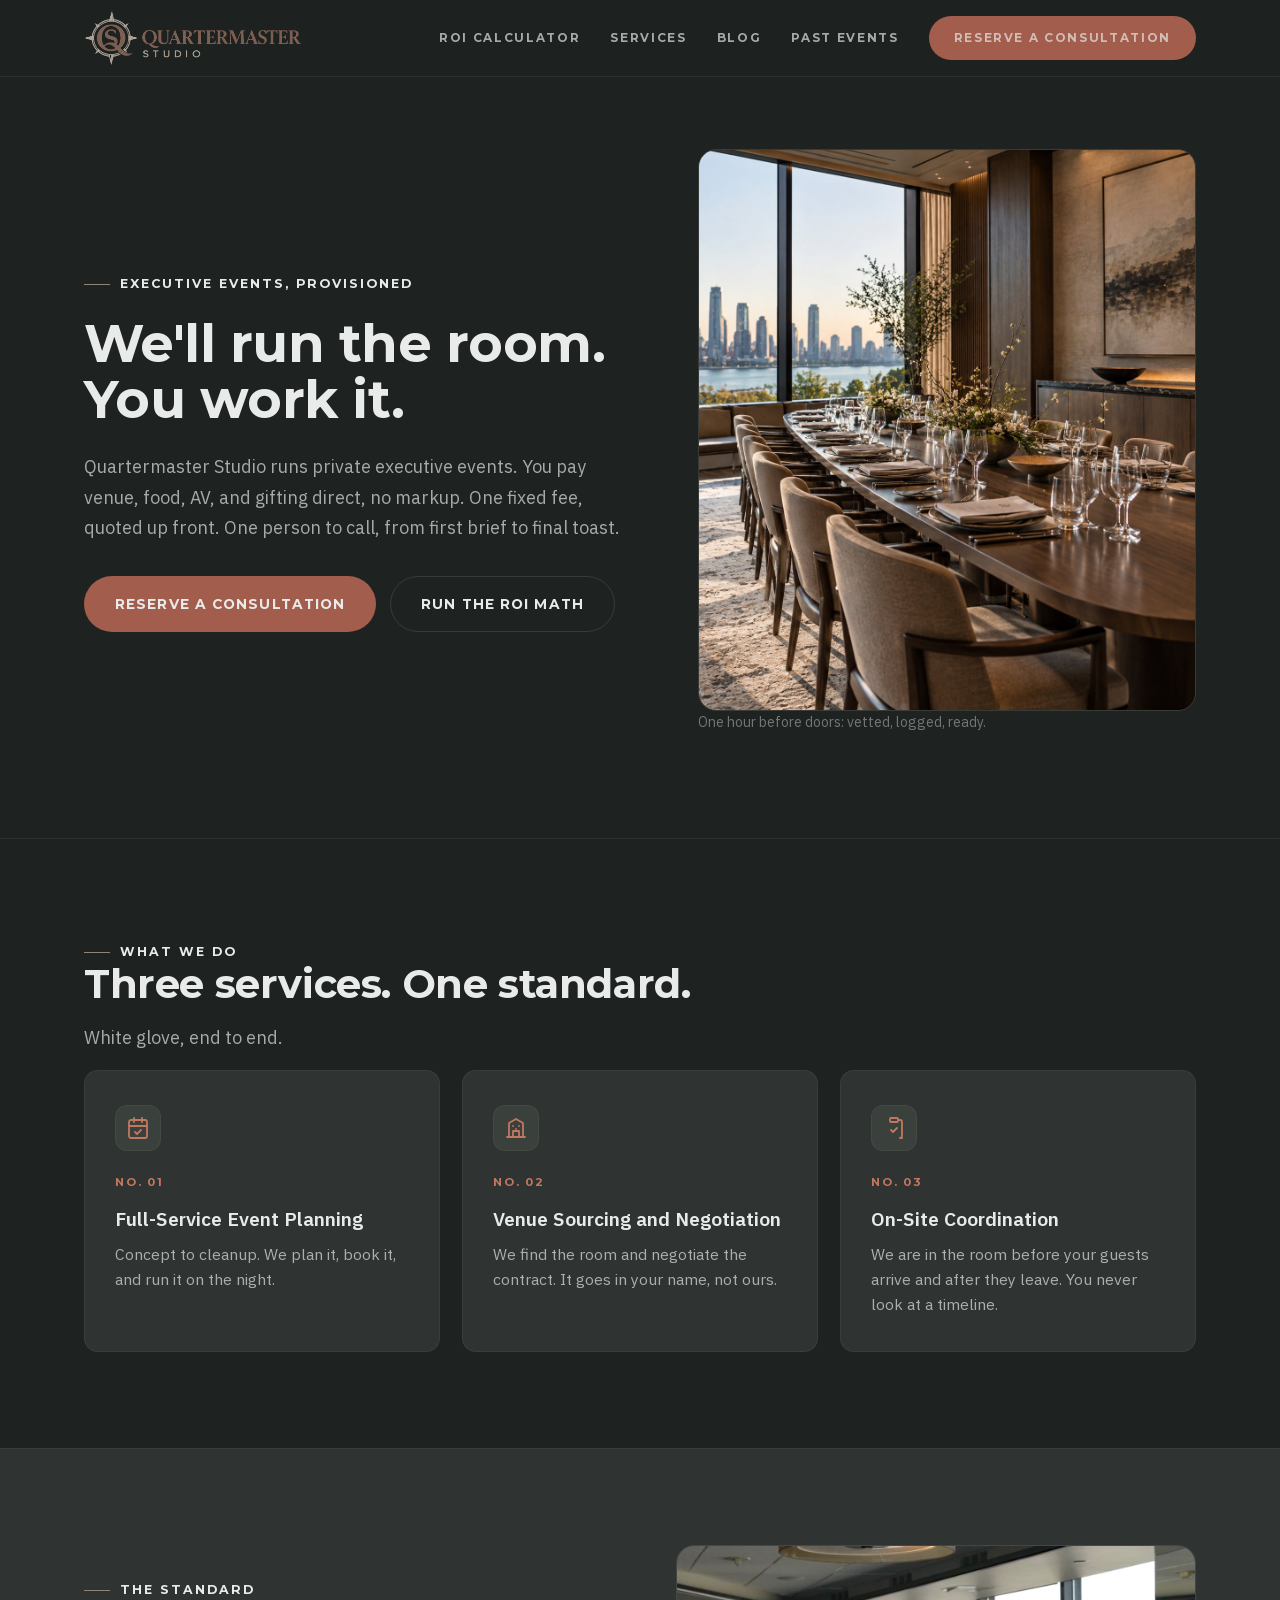
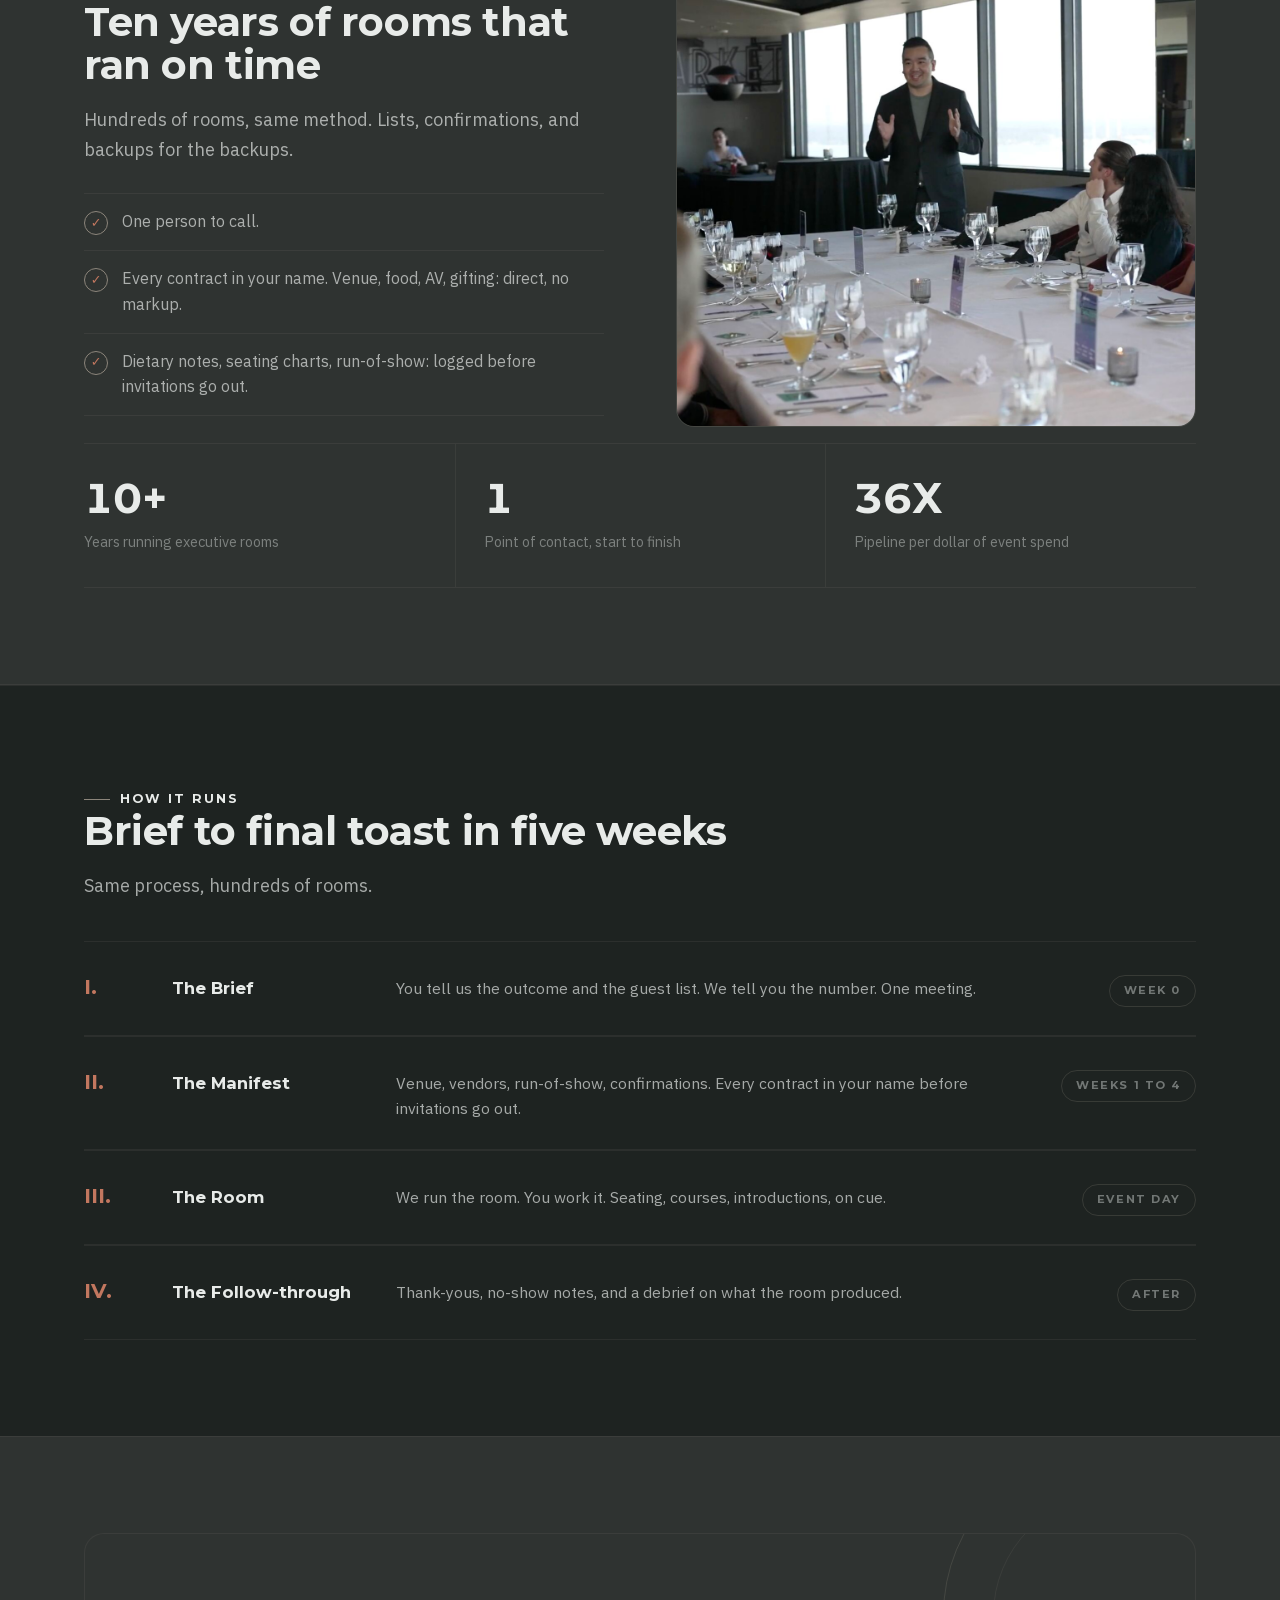
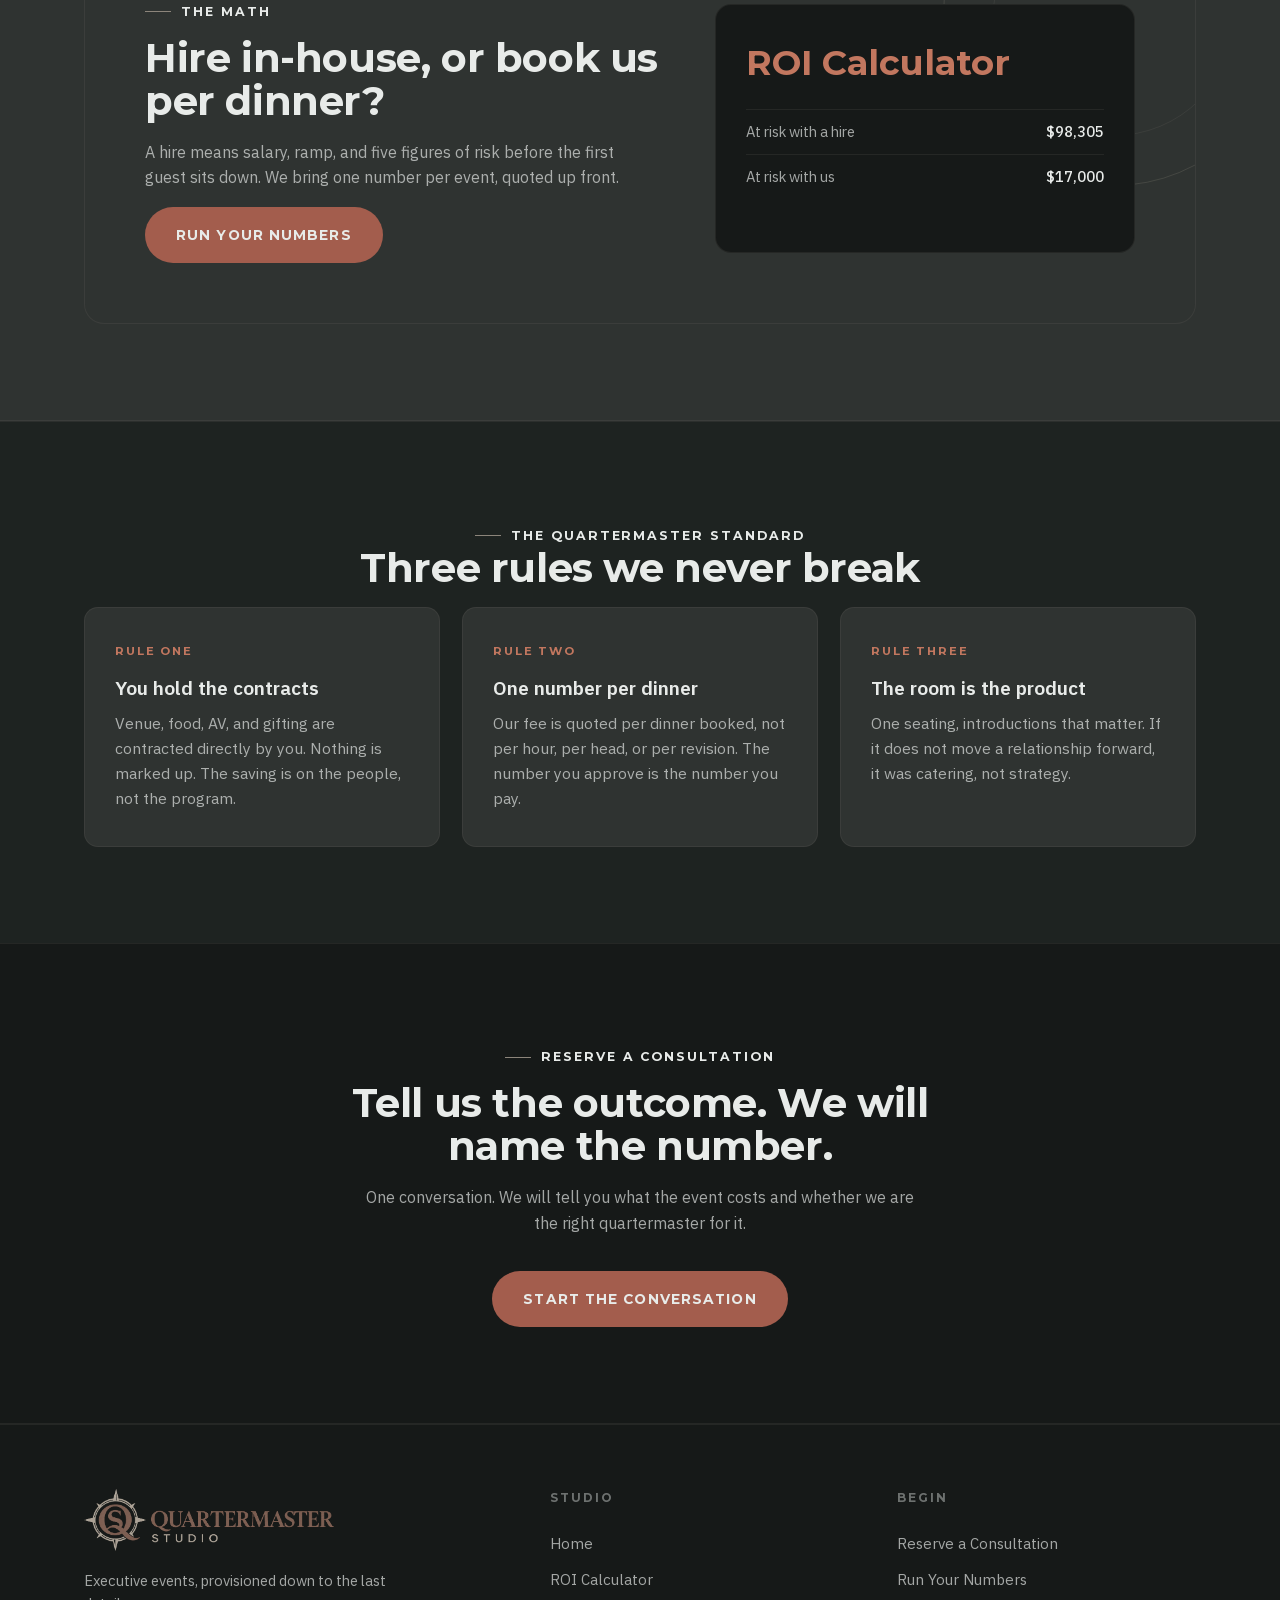
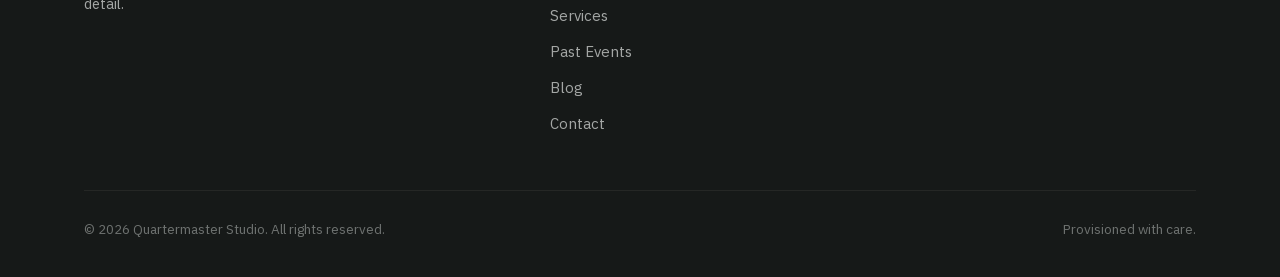
<file: index.html>
<!DOCTYPE html>
<html lang="en">
<head>
<meta charset="UTF-8">
<meta name="viewport" content="width=device-width, initial-scale=1.0">
<title>Quartermaster Studio - Executive Events, Provisioned</title>
<meta name="description" content="Quartermaster Studio provisions private executive events. You pay venue, food, AV and gifting direct. No markup. One fee per dinner, quoted up front.">
<link rel="stylesheet" href="/assets/css/style.css?v=20260925q">
<link rel="icon" type="image/png" href="/assets/img/favicon.png?v=20260925k">
<link rel="apple-touch-icon" href="/assets/img/apple-touch-icon.png?v=20260925k">
</head>
<body>

<header class="site">
  <div class="wrap nav">
    <a class="brand" href="/" aria-label="Quartermaster Studio home">
      <img class="brand-lockup" src="/assets/img/logo-horizontal.png?v=20260925b" alt="Quartermaster Studio" width="217" height="54">
    </a>
    <nav class="nav-links" aria-label="Primary">
      <a href="/roi-calculator/">ROI Calculator</a>
      <a href="/services/">Services</a>
      <a href="/blog/">Blog</a>
      <a href="/past-events/">Past Events</a>
      <a href="/contact/" class="btn btn-primary nav-cta">Reserve a Consultation</a>
    </nav>
    <button class="nav-toggle" aria-label="Open menu" aria-expanded="false" aria-controls="mobileMenu">
      <svg viewBox="0 0 24 24" fill="none" stroke-width="2" stroke-linecap="round"><path d="M4 7h16M4 12h16M4 17h16"/></svg>
    </button>
  </div>
  <nav class="mobile-menu" id="mobileMenu" aria-label="Mobile">
    <a href="/roi-calculator/">ROI Calculator</a>
    <a href="/services/">Services</a>
    <a href="/blog/">Blog</a>
    <a href="/past-events/">Past Events</a>
    <a href="/contact/" class="btn btn-primary">Reserve a Consultation</a>
  </nav>
</header>


<main>
  <!-- ============ HERO ============ -->
  <section class="hero">
    <div class="wrap hero-grid">
      <div class="hero-copy reveal in">
        <span class="kicker">Executive events, provisioned</span>
        <h1>We'll run the room. You work it.</h1>
        <p class="lede">Quartermaster Studio runs private executive events. You pay venue, food, AV, and gifting direct, no markup. One fixed fee, quoted up front. One person to call, from first brief to final toast.</p>
        <div class="hero-cta">
          <a class="btn btn-primary" href="/contact/">Reserve a Consultation</a>
          <a class="btn btn-ghost" href="/roi-calculator/">Run the ROI math</a>
        </div>
      </div>
      <div class="hero-visual reveal in">
        <div class="frame">
          <img src="/assets/img/hero-dining.jpg?v=20260925b" alt="Private dining room set for an executive dinner, skyline view" fetchpriority="high">
        </div>
        <p class="caption">One hour before doors: vetted, logged, ready.</p>
      </div>
    </div>
  </section>

  <!-- ============ SERVICES ============ -->
  <section class="section" id="services">
    <div class="wrap">
      <div class="reveal in">
        <span class="kicker">What we do</span>
        <h2>Three services. One standard.</h2>
        <p class="lede">White glove, end to end.</p>
      </div>
      <div class="cards3">
        <article class="card reveal in">
          <div class="icon" aria-hidden="true">
            <svg viewBox="0 0 24 24" fill="none" stroke="currentColor" stroke-width="1.8" stroke-linecap="round" stroke-linejoin="round"><rect x="3" y="4" width="18" height="18" rx="2"></rect><path d="M16 2v4M8 2v4M3 10h18"></path><path d="m9 16 2 2 4-4"></path></svg>
          </div>
          <div class="card-num">No. 01</div>
          <h3>Full-Service Event Planning</h3>
          <p>Concept to cleanup. We plan it, book it, and run it on the night.

</p>
        </article>
        <article class="card reveal in">
          <div class="icon" aria-hidden="true">
            <svg viewBox="0 0 24 24" fill="none" stroke="currentColor" stroke-width="1.8" stroke-linecap="round" stroke-linejoin="round"><path d="M3 21h18M5 21V7l7-4 7 4v14"></path><path d="M9 21v-6h6v6"></path><path d="M9 10h.01M15 10h.01M12 13h.01"></path></svg>
          </div>
          <div class="card-num">No. 02</div>
          <h3>Venue Sourcing and Negotiation</h3>
          <p>We find the room and negotiate the contract. It goes in your name, not ours.

</p>
        </article>
        <article class="card reveal in">
          <div class="icon" aria-hidden="true">
            <svg viewBox="0 0 24 24" fill="none" stroke="currentColor" stroke-width="1.8" stroke-linecap="round" stroke-linejoin="round"><path d="M16 4h2a2 2 0 0 1 2 2v14a2 2 0 0 1-2 2h2"></path><rect x="8" y="2" width="8" height="4" rx="1"></rect><path d="m9 14 2 2 4-4"></path></svg>
          </div>
          <div class="card-num">No. 03</div>
          <h3>On-Site Coordination</h3>
          <p>We are in the room before your guests arrive and after they leave. You never look at a timeline.

</p>
        </article>
      </div>
    </div>
  </section>

  <!-- ============ STANDARD ============ -->
  <section class="section section-alt">
    <div class="wrap">
      <div class="split">
        <div class="reveal in">
          <span class="kicker">The standard</span>
          <h2>Ten years of rooms that ran on time</h2>
          <p class="lede">Hundreds of rooms, same method. Lists, confirmations, and backups for the backups.</p>
          <ul class="checklist">


<li><span class="tick">✓</span> One person to call.</li>
            <li><span class="tick">✓</span> Every contract in your name. Venue, food, AV, gifting: direct, no markup.</li>
            <li><span class="tick">✓</span> Dietary notes, seating charts, run-of-show: logged before invitations go out.</li>
          </ul>

        </div>
        <div class="reveal in">
          <div class="frame">
            <img src="/assets/img/hero-main.jpg" alt="The operator addressing guests at a Quartermaster event" loading="lazy">
          </div>
          <p class="caption"></p>
        </div>
      </div>
      <div class="stats reveal in">
        <div class="stat"><div class="stat-num">10+</div><div class="stat-label">Years running executive rooms</div></div>
        <div class="stat"><div class="stat-num">1</div><div class="stat-label">Point of contact, start to finish</div></div>
        <div class="stat"><div class="stat-num">36X</div><div class="stat-label">Pipeline per dollar of event spend</div></div>
      </div>
    </div>
  </section>

  <!-- ============ PROCESS ============ -->
  <section class="section">
    <div class="wrap">
      <div class="reveal in">
        <span class="kicker">How it runs</span>
        <h2>Brief to final toast in five weeks</h2>
        <p class="lede">Same process, hundreds of rooms.</p>
      </div>
      <div class="manifest reveal in">
        <div class="manifest-row">
          <div class="m-no">I.</div>
          <div class="m-title">The Brief</div>
          <div class="m-desc">You tell us the outcome and the guest list. We tell you the number. One meeting.</div>
          <div class="m-tag">Week 0</div>
        </div>
        <div class="manifest-row">
          <div class="m-no">II.</div>
          <div class="m-title">The Manifest</div>
          <div class="m-desc">Venue, vendors, run-of-show, confirmations. Every contract in your name before invitations go out.</div>
          <div class="m-tag">Weeks 1 to 4</div>
        </div>
        <div class="manifest-row">
          <div class="m-no">III.</div>
          <div class="m-title">The Room</div>
          <div class="m-desc">We run the room. You work it. Seating, courses, introductions, on cue.</div>
          <div class="m-tag">Event day</div>
        </div>
        <div class="manifest-row">
          <div class="m-no">IV.</div>
          <div class="m-title">The Follow-through</div>
          <div class="m-desc">Thank-yous, no-show notes, and a debrief on what the room produced.</div>
          <div class="m-tag">After</div>
        </div>
      </div>
    </div>
  </section>

  <!-- ============ CALCULATOR TEASER ============ -->
  <section class="section section-alt">
    <div class="wrap">
      <div class="calc-teaser reveal in">
        <div>
          <span class="kicker">The math</span>
          <h2>Hire in-house, or book us per dinner?</h2>
          <p>A hire means salary, ramp, and five figures of risk before the first guest sits down. We bring one number per event, quoted up front.</p>
          <a class="btn btn-primary" href="/roi-calculator/">Run your numbers</a>
        </div>
        <div class="calc-figure" aria-hidden="true">
          <div class="calc-num">ROI Calculator</div>
          <div class="calc-rows">
            <div class="calc-row"><span>At risk with a hire</span><span>$98,305</span></div>
            <div class="calc-row"><span>At risk with us</span><span>$17,000</span></div>

          </div>

        </div>
      </div>
    </div>
  </section>

  <!-- ============ RULES ============ -->
  <section class="section">
    <div class="wrap">
      <div class="reveal in" style="text-align:center; max-width:720px; margin:0 auto;">
        <span class="kicker" style="justify-content:center;">The Quartermaster standard</span>
        <h2>Three rules we never break</h2>
      </div>
      <div class="cards3">
        <article class="card reveal in">
          <div class="card-num">Rule one</div>
          <h3>You hold the contracts</h3>
          <p>Venue, food, AV, and gifting are contracted directly by you. Nothing is marked up. The saving is on the people, not the program.</p>
        </article>
        <article class="card reveal in">
          <div class="card-num">Rule two</div>
          <h3>One number per dinner</h3>
          <p>Our fee is quoted per dinner booked, not per hour, per head, or per revision. The number you approve is the number you pay.</p>
        </article>
        <article class="card reveal in">
          <div class="card-num">Rule three</div>
          <h3>The room is the product</h3>
          <p>One seating, introductions that matter. If it does not move a relationship forward, it was catering, not strategy.</p>
        </article>
      </div>
    </div>
  </section>

  <!-- ============ CTA ============ -->
  <section class="cta-band">
    <div class="wrap">
      <div class="reveal in">
        <span class="kicker">Reserve a consultation</span>
        <h2>Tell us the outcome. We will name the number.</h2>
        <p>One conversation. We will tell you what the event costs and whether we are the right quartermaster for it.</p>
        <a class="btn btn-primary" href="/contact/">Start the conversation</a>
      </div>
    </div>
  </section>
</main>



<footer class="site">
  <div class="wrap">
    <div class="footer-grid">
      <div class="footer-brand">
        <a class="brand" href="/" aria-label="Quartermaster Studio home" style="margin-bottom:18px;">
          <img class="brand-lockup" src="/assets/img/logo-horizontal.png?v=20260925b" alt="Quartermaster Studio" width="249" height="62">
        </a>
        <p>Executive events, provisioned down to the last detail.</p>
      </div>
      <div class="footer-links">
        <h4>Studio</h4>
        <a href="/">Home</a>
        <a href="/roi-calculator/">ROI Calculator</a>
        <a href="/services/">Services</a>
        <a href="/past-events/">Past Events</a>
        <a href="/blog/">Blog</a>
        <a href="/contact/">Contact</a>
      </div>
      <div class="footer-links">
        <h4>Begin</h4>
        <a href="/contact/">Reserve a Consultation</a>
        <a href="/roi-calculator/">Run Your Numbers</a>
      </div>
    </div>
    <div class="footer-note">
      <span>&copy; <span data-year>2026</span> Quartermaster Studio. All rights reserved.</span>
      <span>Provisioned with care.</span>
    </div>
  </div>
</footer>

<script src="/assets/js/main.js?v=20260924g" defer></script>
</body>
</html>
</file>
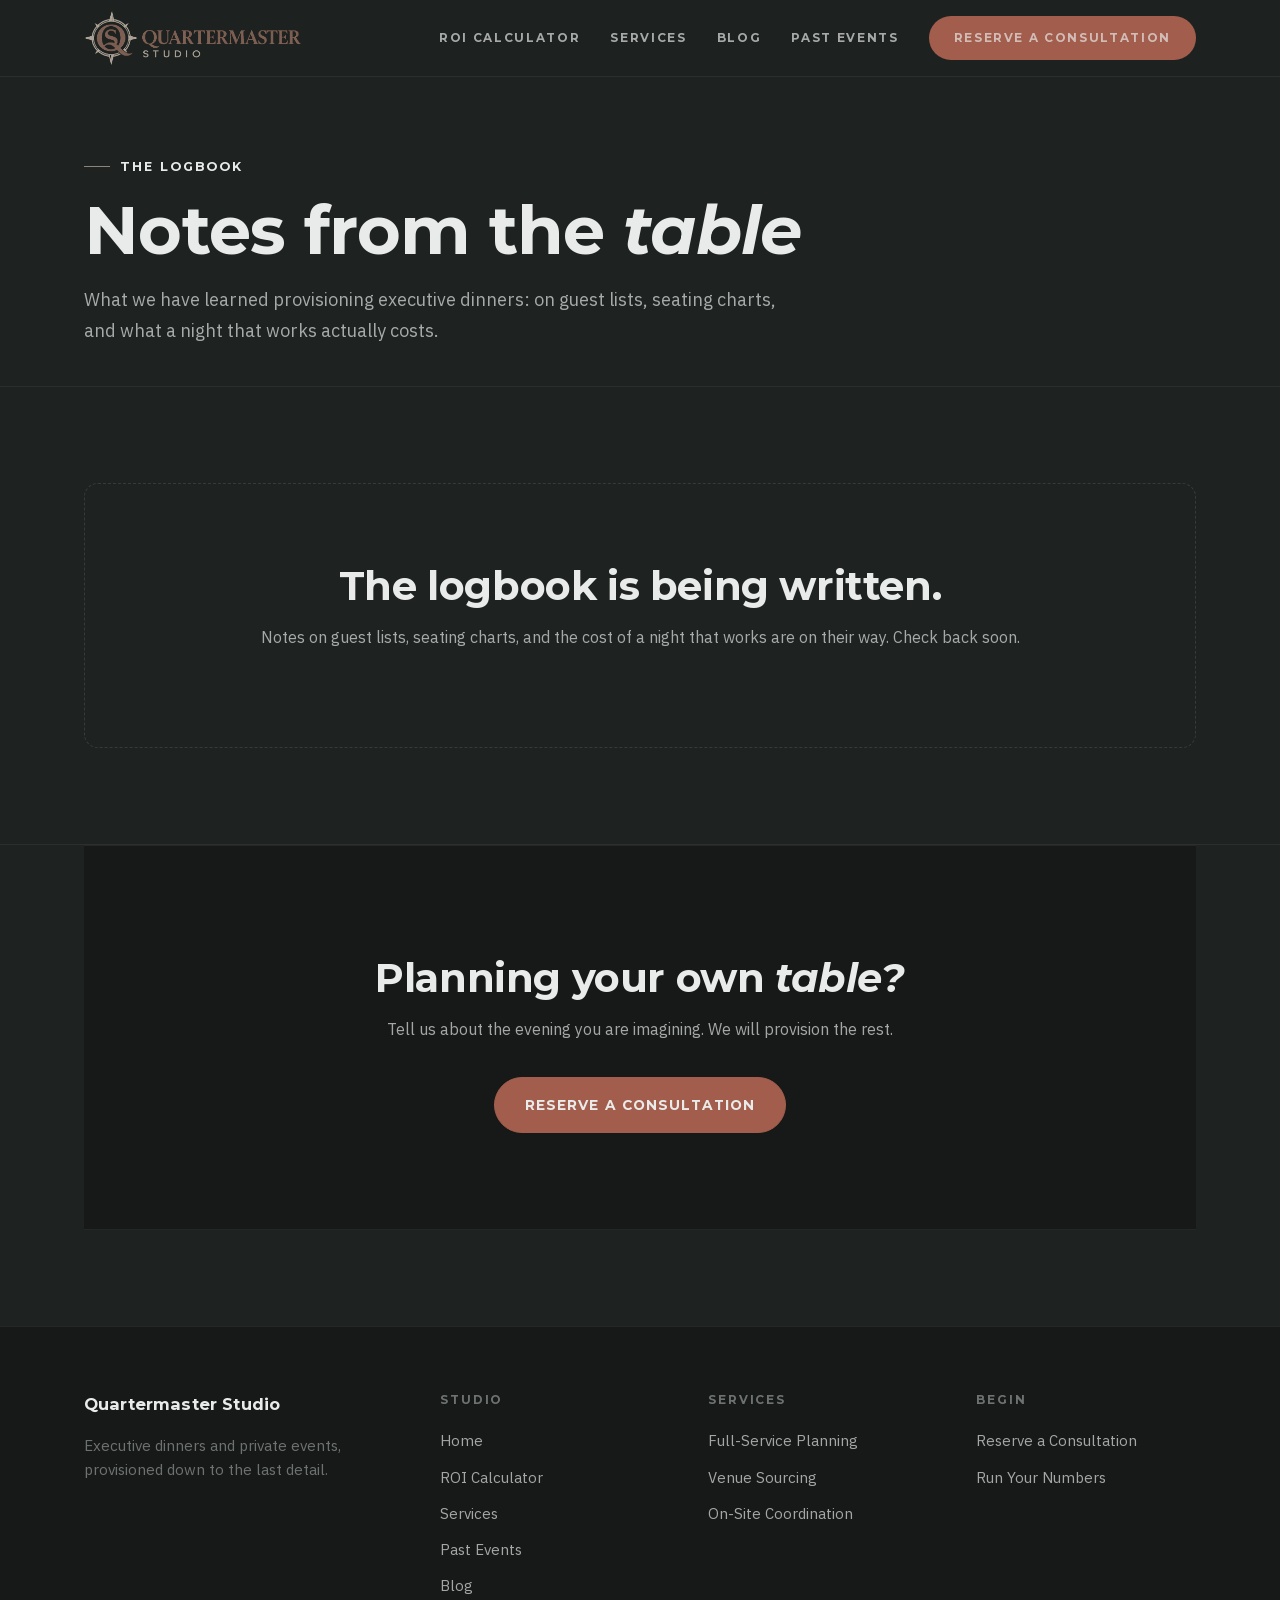
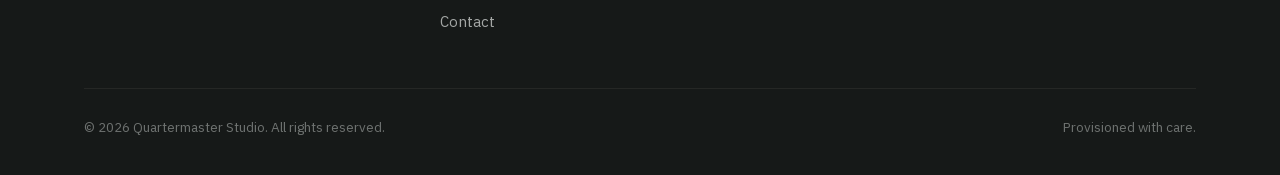
<file: blog/index.html>
<!DOCTYPE html>
<html lang="en">
<head>
<meta charset="UTF-8">
<meta name="viewport" content="width=device-width, initial-scale=1.0">
<title>Blog - Quartermaster Studio</title>
<meta name="description" content="Notes on executive dinners: guest lists, seating charts, and the real cost of a night that works. From Quartermaster Studio.">
<link rel="stylesheet" href="/assets/css/style.css?v=20260925q">
<link rel="icon" type="image/png" href="/assets/img/favicon.png?v=20260925k">
<link rel="apple-touch-icon" href="/assets/img/apple-touch-icon.png?v=20260925k">
</head>
<body>

<header class="site">
  <div class="wrap nav">
    <a class="brand" href="/" aria-label="Quartermaster Studio home">
      <img class="brand-lockup" src="/assets/img/logo-horizontal.png?v=20260925b" alt="Quartermaster Studio" width="217" height="54">
    </a>
    <nav class="nav-links" aria-label="Primary">
      <a href="/roi-calculator/">ROI Calculator</a>
      <a href="/services/">Services</a>
      <a href="/blog/">Blog</a>
      <a href="/past-events/">Past Events</a>
      <a href="/contact/" class="btn btn-primary nav-cta">Reserve a Consultation</a>
    </nav>
    <button class="nav-toggle" aria-label="Open menu" aria-expanded="false" aria-controls="mobileMenu">
      <svg viewBox="0 0 24 24" fill="none" stroke-width="2" stroke-linecap="round"><path d="M4 7h16M4 12h16M4 17h16"/></svg>
    </button>
  </div>
  <nav class="mobile-menu" id="mobileMenu" aria-label="Mobile">
    <a href="/roi-calculator/">ROI Calculator</a>
    <a href="/services/">Services</a>
    <a href="/blog/">Blog</a>
    <a href="/past-events/">Past Events</a>
    <a href="/contact/" class="btn btn-primary">Reserve a Consultation</a>
  </nav>
</header>


<main>
  <section class="page-head">
    <div class="wrap">
      <span class="kicker">The logbook</span>
      <h1>Notes from the <em>table</em></h1>
      <p class="lede">What we have learned provisioning executive dinners: on guest lists, seating charts, and what a night that works actually costs.</p>
    </div>
  </section>

  <section class="section">
    <div class="wrap">
      <div class="empty-state reveal">
        <h2>The logbook is being written.</h2>
        <p>Notes on guest lists, seating charts, and the cost of a night that works are on their way. Check back soon.</p>
      </div>
      <!-- To publish the first post: delete the empty-state div above, uncomment the grid below, and paste post cards inside it.
      <div class="post-grid">
      </div>
      -->    </div>
  </section>

  <section class="section" style="padding-top:0;">
    <div class="wrap">
      <div class="cta-band reveal">
        <h2>Planning your own <em>table?</em></h2>
        <p>Tell us about the evening you are imagining. We will provision the rest.</p>
        <a class="btn btn-brass" href="/contact/">Reserve a Consultation</a>
      </div>
    </div>
  </section>
</main>

<footer class="site">
  <div class="wrap">
    <div class="foot-grid">
      <div>
        <div class="foot-brand">Quartermaster Studio</div>
        <p style="font-size:0.95rem; max-width:34ch;">Executive dinners and private events, provisioned down to the last detail.</p>
      </div>
      <div>
        <h4>Studio</h4>
        <ul>
          <li><a href="/">Home</a></li>
          <li><a href="/roi-calculator/">ROI Calculator</a></li>
          <li><a href="/services/">Services</a></li>
          <li><a href="/past-events/">Past Events</a></li>
          <li><a href="/blog/">Blog</a></li>
          <li><a href="/contact/">Contact</a></li>
        </ul>
      </div>
      <div>
        <h4>Services</h4>
        <ul>
          <li><a href="/services/#planning">Full-Service Planning</a></li>
          <li><a href="/services/#venue">Venue Sourcing</a></li>
          <li><a href="/services/#onsite">On-Site Coordination</a></li>
        </ul>
      </div>
      <div>
        <h4>Begin</h4>
        <ul>
          <li><a href="/contact/">Reserve a Consultation</a></li>
          <li><a href="/roi-calculator/">Run Your Numbers</a></li>
        </ul>
      </div>
    </div>
    <div class="foot-bottom">
      <span>&copy; <span data-year>2026</span> Quartermaster Studio. All rights reserved.</span>
      <span>Provisioned with care.</span>
    </div>
  </div>
</footer>

<script src="/assets/js/main.js?v=20260924g" defer></script>
</body>
</html>
</file>
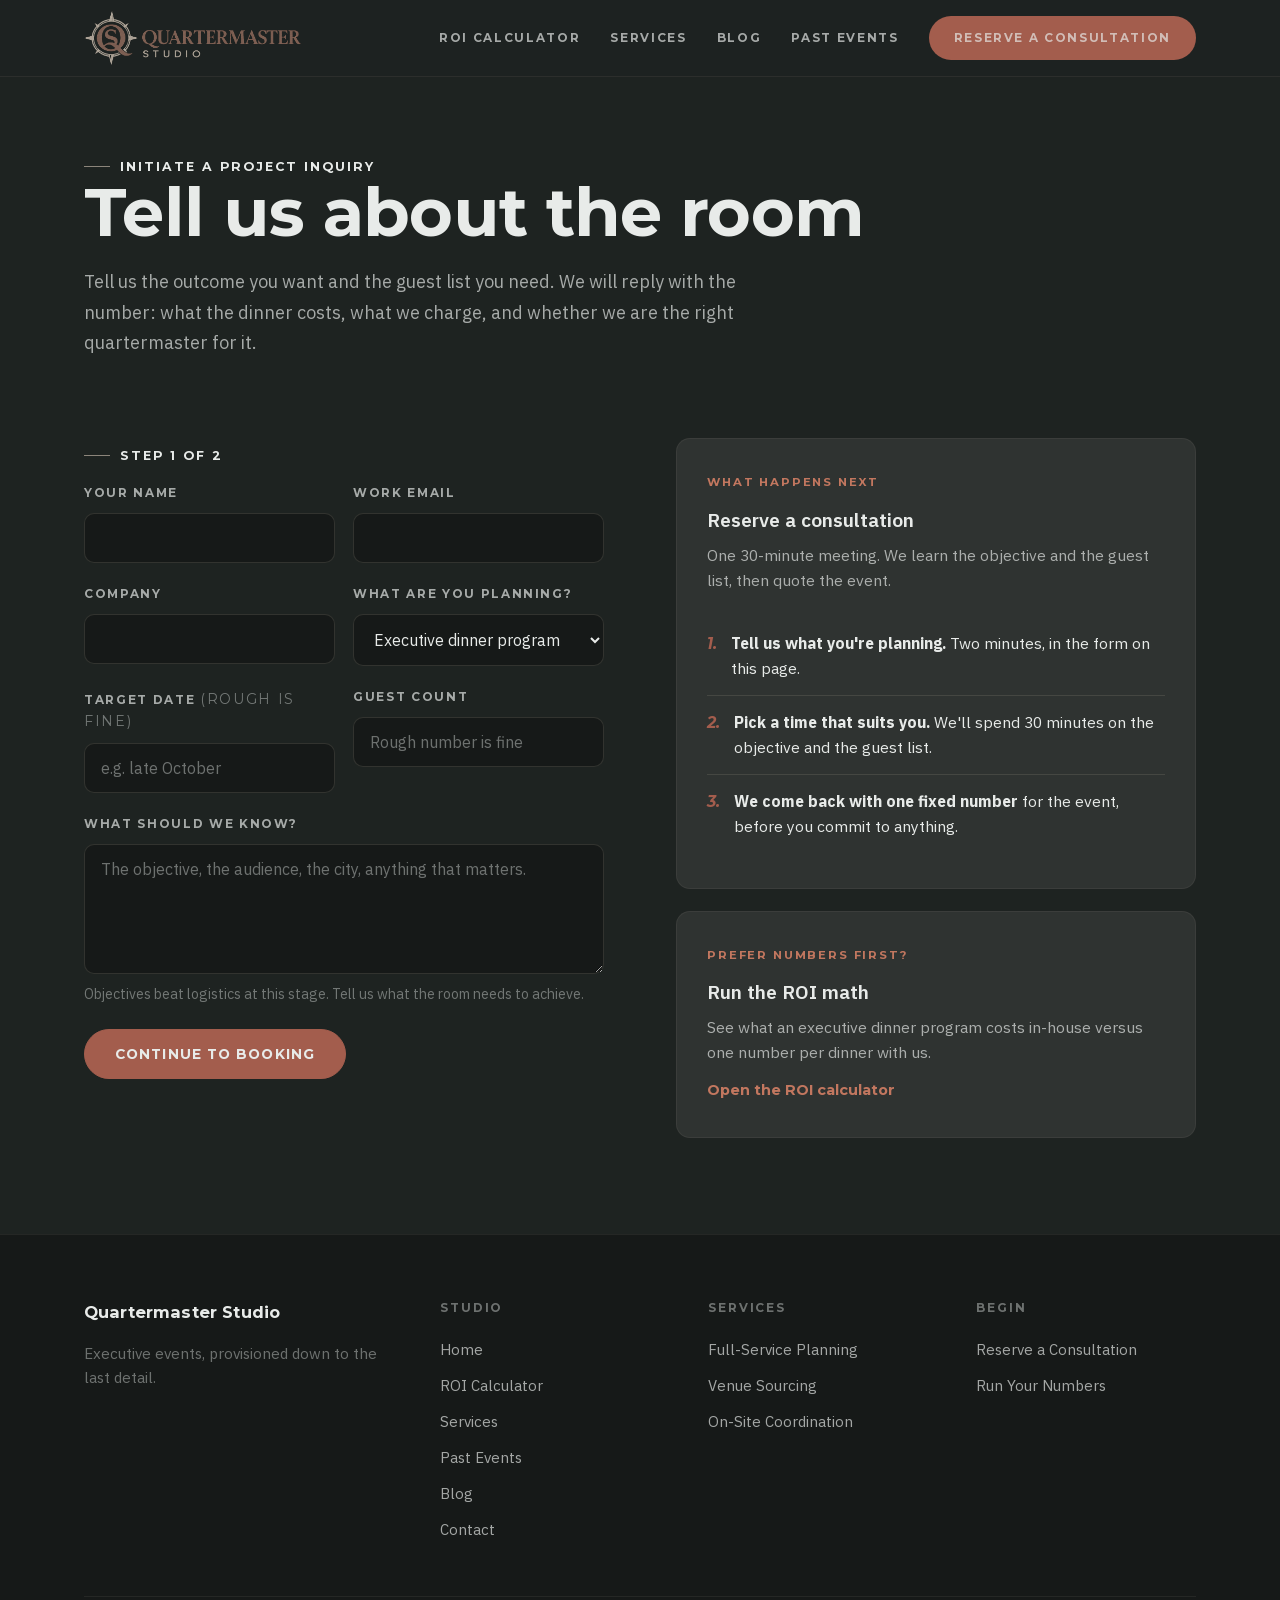
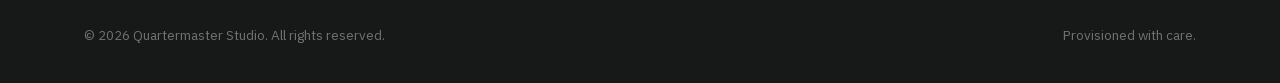
<file: contact/index.html>
<!DOCTYPE html>
<html lang="en">
<head>
<meta charset="UTF-8">
<meta name="viewport" content="width=device-width, initial-scale=1.0">
<title>Contact - Quartermaster Studio</title>
<meta name="description" content="Initiate a project inquiry or reserve a consultation with Quartermaster Studio.">
<link rel="stylesheet" href="/assets/css/style.css?v=20260925q">
<link rel="icon" type="image/png" href="/assets/img/favicon.png?v=20260925k">
<link rel="apple-touch-icon" href="/assets/img/apple-touch-icon.png?v=20260925k">
<style>
  [hidden] { display: none !important; }
  .step-kicker { display: inline-flex; margin-bottom: 18px; }
  #book-confirm {
    font-family: var(--font-display);
    font-size: 1.2rem;
    font-weight: 700;
    color: var(--cloud);
    margin: 0 0 20px;
  }
  .step-links { margin-top: 18px; font-size: 0.95rem; }
  .step-links a { color: var(--cedar-light); }
  .next-steps { list-style: none; margin: 24px 0 0; padding: 0; }
  .next-steps li {
    display: flex; gap: 14px;
    padding: 14px 0;
    border-bottom: 1px solid var(--line);
    font-size: 0.98rem;
  }
  .next-steps li:last-child { border-bottom: none; }
  .next-steps .step-no {
    font-family: var(--font-display);
    font-style: italic;
    color: var(--cedar);
    font-weight: 700;
    flex: none;
  }
</style>
</head>
<body>

<header class="site">
  <div class="wrap nav">
    <a class="brand" href="/" aria-label="Quartermaster Studio home">
      <img class="brand-lockup" src="/assets/img/logo-horizontal.png?v=20260925b" alt="Quartermaster Studio" width="217" height="54">
    </a>
    <nav class="nav-links" aria-label="Primary">
      <a href="/roi-calculator/">ROI Calculator</a>
      <a href="/services/">Services</a>
      <a href="/blog/">Blog</a>
      <a href="/past-events/">Past Events</a>
      <a href="/contact/" class="btn btn-primary nav-cta">Reserve a Consultation</a>
    </nav>
    <button class="nav-toggle" aria-label="Open menu" aria-expanded="false" aria-controls="mobileMenu">
      <svg viewBox="0 0 24 24" fill="none" stroke-width="2" stroke-linecap="round"><path d="M4 7h16M4 12h16M4 17h16"/></svg>
    </button>
  </div>
  <nav class="mobile-menu" id="mobileMenu" aria-label="Mobile">
    <a href="/roi-calculator/">ROI Calculator</a>
    <a href="/services/">Services</a>
    <a href="/blog/">Blog</a>
    <a href="/past-events/">Past Events</a>
    <a href="/contact/" class="btn btn-primary">Reserve a Consultation</a>
  </nav>
</header>


<main>
  <section class="hero" style="padding-bottom:40px;">
    <div class="wrap">
      <span class="kicker">Initiate a project inquiry</span>
      <h1>Tell us about the room</h1>
      <p class="lede">Tell us the outcome you want and the guest list you need. We will reply with the number: what the dinner costs, what we charge, and whether we are the right quartermaster for it.</p>
    </div>
  </section>

  <section class="block" style="padding-top:24px;">
    <div class="wrap split" style="align-items:start;">
      <div>
        <span class="kicker step-kicker" id="step-kicker">Step 1 of 2</span>
        <form id="inquiry-form" novalidate>
          <div class="field-row">
            <div class="field">
              <label for="f-name">Your name</label>
              <input type="text" id="f-name" name="name" autocomplete="name" required>
            </div>
            <div class="field">
              <label for="f-email">Work email</label>
              <input type="email" id="f-email" name="email" autocomplete="email" required>
            </div>
          </div>
          <div class="field-row">
            <div class="field">
              <label for="f-company">Company</label>
              <input type="text" id="f-company" name="company" autocomplete="organization">
            </div>
            <div class="field">
              <label for="f-type">What are you planning?</label>
              <select id="f-type" name="type">
                <option>Executive dinner program</option>
                <option>Single executive dinner</option>
                <option>Private event</option>
                <option>Venue sourcing only</option>
                <option>Full-service planning</option>
                <option>Something else</option>
              </select>
            </div>
          </div>
          <div class="field-row">
            <div class="field">
              <label for="f-date">Target date <span class="hint" style="display:inline; font-weight:400;">(rough is fine)</span></label>
              <input type="text" id="f-date" name="date" placeholder="e.g. late October">
            </div>
            <div class="field">
              <label for="f-guests">Guest count</label>
              <input type="number" id="f-guests" name="guests" min="1" max="500" placeholder="Rough number is fine">
            </div>
          </div>
          <div class="field">
            <label for="f-msg">What should we know?</label>
            <textarea id="f-msg" name="message" rows="5" placeholder="The objective, the audience, the city, anything that matters."></textarea>
            <span class="hint">Objectives beat logistics at this stage. Tell us what the room needs to achieve.</span>
          </div>
          <button type="submit" class="btn btn-brass">Continue to booking</button>
        </form>
        <div id="step2-panel" hidden>
          <span class="kicker step-kicker">Step 2 of 2</span>
          <h2>Book a 30-minute meeting</h2>
          <p id="book-confirm" hidden></p>
          <p class="lede">Grab 30 minutes on the calendar. We will cover the objective, the guest list, and whether we are the right quartermaster for the room.</p>
          <div id="calendly-slot" style="min-width:320px;height:700px;">
            <p><a class="card-link" href="https://calendly.com/ltang9090/30min">Book directly on Calendly</a></p>
          </div>
          <script type="text/javascript" src="https://assets.calendly.com/assets/external/widget.js" async></script>
          <p class="step-links"><a href="#" id="edit-details-2">Edit your details</a></p>
        </div>

      </div>

      <aside>
        <div class="card">
          <div class="no">What happens next</div>
          <h3>Reserve a consultation</h3>
          <p>One 30-minute meeting. We learn the objective and the guest list, then quote the event.</p>
          <ul class="next-steps">
            <li><span class="step-no">1.</span><span><strong>Tell us what you're planning.</strong> Two minutes, in the form on this page.</span></li>
            <li><span class="step-no">2.</span><span><strong>Pick a time that suits you.</strong> We'll spend 30 minutes on the objective and the guest list.</span></li>
            <li><span class="step-no">3.</span><span><strong>We come back with one fixed number</strong> for the event, before you commit to anything.</span></li>
          </ul>
        </div>
        <div class="card" style="margin-top:22px;">
          <div class="no">Prefer numbers first?</div>
          <h3>Run the ROI math</h3>
          <p>See what an executive dinner program costs in-house versus one number per dinner with us.</p>
          <a class="card-link" href="/roi-calculator/">Open the ROI calculator</a>
        </div>
      </aside>
    </div>
  </section>
</main>

<footer class="site">
  <div class="wrap">
    <div class="foot-grid">
      <div>
        <div class="foot-brand">Quartermaster Studio</div>
        <p style="font-size:0.95rem; max-width:34ch;">Executive events, provisioned down to the last detail.</p>
      </div>
      <div>
        <h4>Studio</h4>
        <ul>
          <li><a href="/">Home</a></li>
          <li><a href="/roi-calculator/">ROI Calculator</a></li>
          <li><a href="/services/">Services</a></li>
          <li><a href="/past-events/">Past Events</a></li>
          <li><a href="/blog/">Blog</a></li>
          <li><a href="/contact/">Contact</a></li>
        </ul>
      </div>
      <div>
        <h4>Services</h4>
        <ul>
          <li><a href="/services/#planning">Full-Service Planning</a></li>
          <li><a href="/services/#venue">Venue Sourcing</a></li>
          <li><a href="/services/#onsite">On-Site Coordination</a></li>
        </ul>
      </div>
      <div>
        <h4>Begin</h4>
        <ul>
          <li><a href="/contact/">Reserve a Consultation</a></li>
          <li><a href="/roi-calculator/">Run Your Numbers</a></li>
        </ul>
      </div>
    </div>
    <div class="foot-bottom">
      <span>&copy; <span data-year>2026</span> Quartermaster Studio. All rights reserved.</span>
      <span>Provisioned with care.</span>
    </div>
  </div>
</footer>

<script src="/assets/js/main.js?v=20260924g" defer></script>
<script src="/assets/js/contact.js?v=20260925n" defer></script>
</body>
</html>
</file>
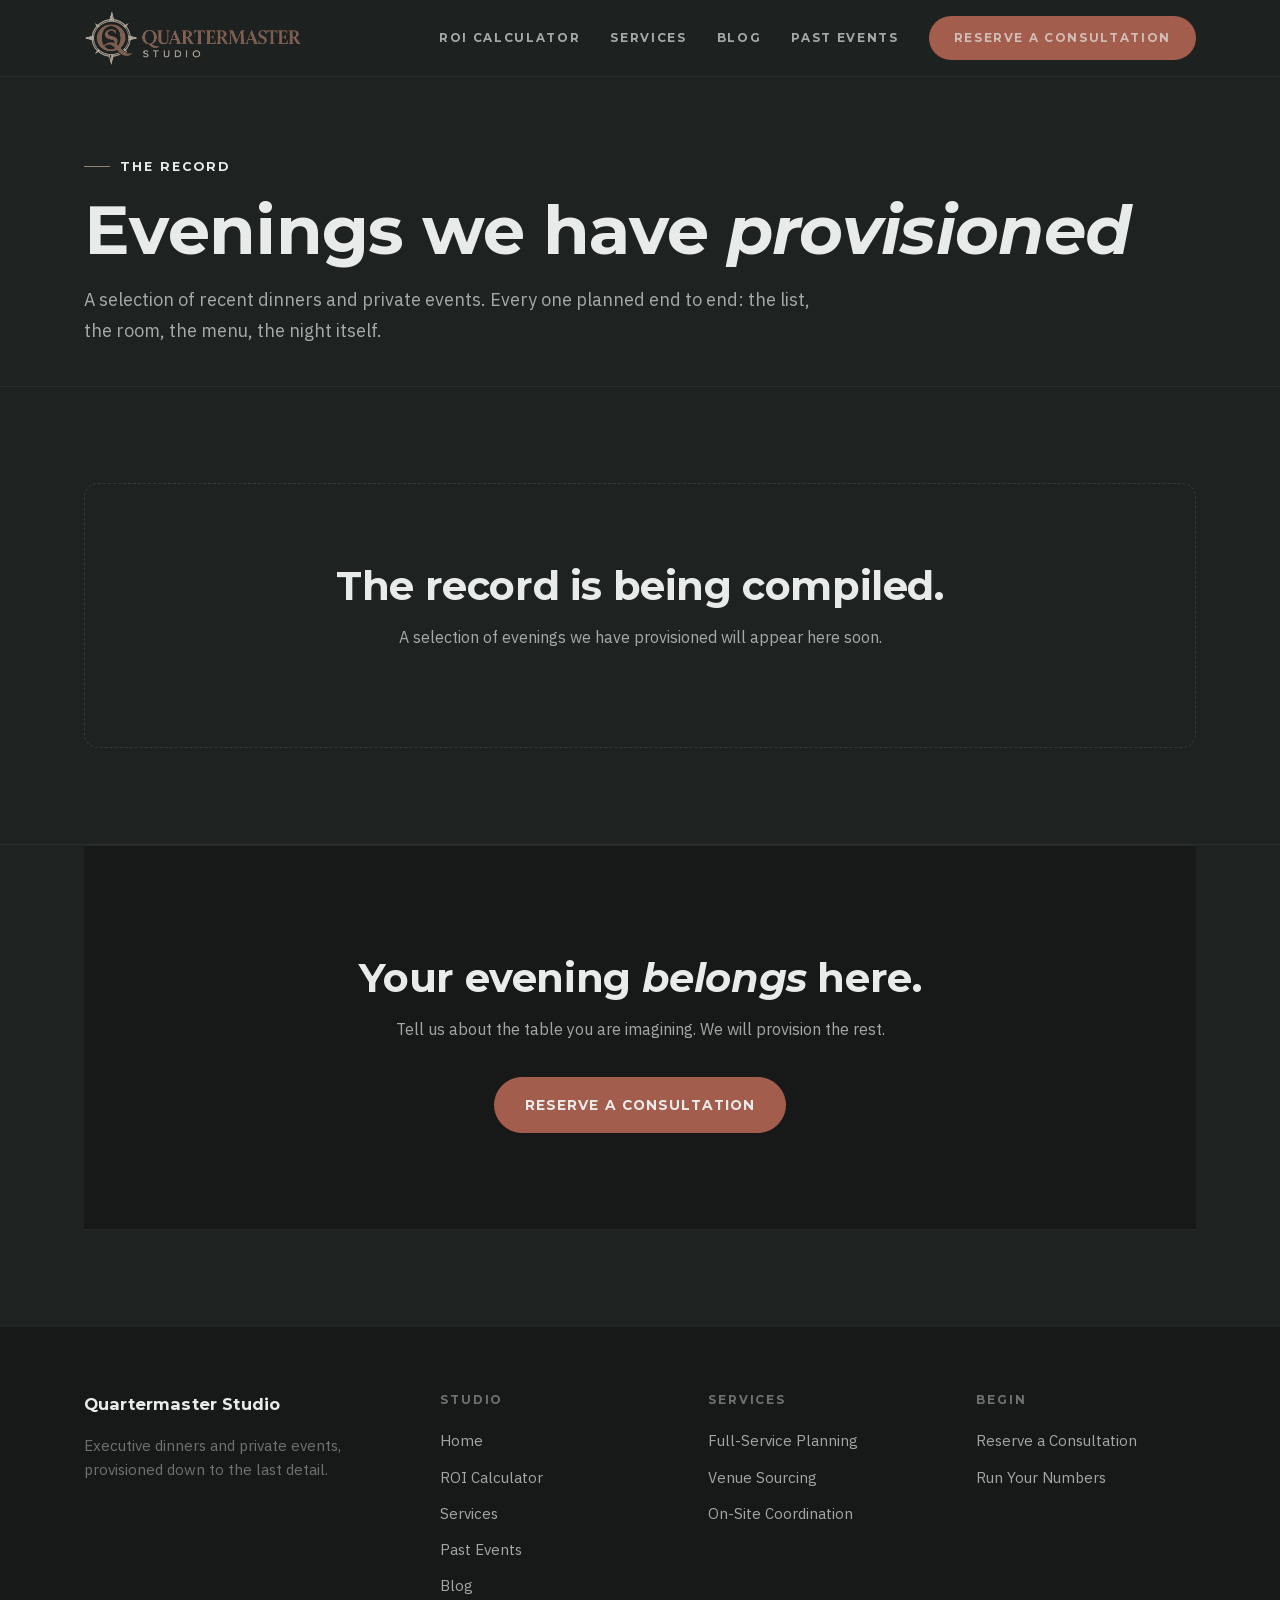
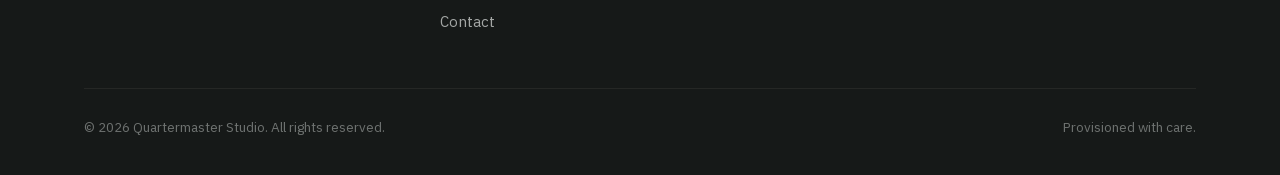
<file: past-events/index.html>
<!DOCTYPE html>
<html lang="en">
<head>
<meta charset="UTF-8">
<meta name="viewport" content="width=device-width, initial-scale=1.0">
<title>Past Events - Quartermaster Studio</title>
<meta name="description" content="A look at recent executive dinners and private events provisioned by Quartermaster Studio.">
<link rel="stylesheet" href="/assets/css/style.css?v=20260925q">
<link rel="icon" type="image/png" href="/assets/img/favicon.png?v=20260925k">
<link rel="apple-touch-icon" href="/assets/img/apple-touch-icon.png?v=20260925k">
</head>
<body>

<header class="site">
  <div class="wrap nav">
    <a class="brand" href="/" aria-label="Quartermaster Studio home">
      <img class="brand-lockup" src="/assets/img/logo-horizontal.png?v=20260925b" alt="Quartermaster Studio" width="217" height="54">
    </a>
    <nav class="nav-links" aria-label="Primary">
      <a href="/roi-calculator/">ROI Calculator</a>
      <a href="/services/">Services</a>
      <a href="/blog/">Blog</a>
      <a href="/past-events/">Past Events</a>
      <a href="/contact/" class="btn btn-primary nav-cta">Reserve a Consultation</a>
    </nav>
    <button class="nav-toggle" aria-label="Open menu" aria-expanded="false" aria-controls="mobileMenu">
      <svg viewBox="0 0 24 24" fill="none" stroke-width="2" stroke-linecap="round"><path d="M4 7h16M4 12h16M4 17h16"/></svg>
    </button>
  </div>
  <nav class="mobile-menu" id="mobileMenu" aria-label="Mobile">
    <a href="/roi-calculator/">ROI Calculator</a>
    <a href="/services/">Services</a>
    <a href="/blog/">Blog</a>
    <a href="/past-events/">Past Events</a>
    <a href="/contact/" class="btn btn-primary">Reserve a Consultation</a>
  </nav>
</header>


<main>
  <section class="page-head">
    <div class="wrap">
      <span class="kicker">The record</span>
      <h1>Evenings we have <em>provisioned</em></h1>
      <p class="lede">A selection of recent dinners and private events. Every one planned end to end: the list, the room, the menu, the night itself.</p>
    </div>
  </section>

  <section class="section">
    <div class="wrap">
      <div class="empty-state reveal">
        <h2>The record is being compiled.</h2>
        <p>A selection of evenings we have provisioned will appear here soon.</p>
      </div>
      <!-- To publish the first event: delete the empty-state div above, uncomment the grid below, and paste event cards inside it.
      <div class="event-grid">
      </div>
      -->    </div>
  </section>

  <section class="section" style="padding-top:0;">
    <div class="wrap">
      <div class="cta-band reveal">
        <h2>Your evening <em>belongs</em> here.</h2>
        <p>Tell us about the table you are imagining. We will provision the rest.</p>
        <a class="btn btn-brass" href="/contact/">Reserve a Consultation</a>
      </div>
    </div>
  </section>
</main>

<footer class="site">
  <div class="wrap">
    <div class="foot-grid">
      <div>
        <div class="foot-brand">Quartermaster Studio</div>
        <p style="font-size:0.95rem; max-width:34ch;">Executive dinners and private events, provisioned down to the last detail.</p>
      </div>
      <div>
        <h4>Studio</h4>
        <ul>
          <li><a href="/">Home</a></li>
          <li><a href="/roi-calculator/">ROI Calculator</a></li>
          <li><a href="/services/">Services</a></li>
          <li><a href="/past-events/">Past Events</a></li>
          <li><a href="/blog/">Blog</a></li>
          <li><a href="/contact/">Contact</a></li>
        </ul>
      </div>
      <div>
        <h4>Services</h4>
        <ul>
          <li><a href="/services/#planning">Full-Service Planning</a></li>
          <li><a href="/services/#venue">Venue Sourcing</a></li>
          <li><a href="/services/#onsite">On-Site Coordination</a></li>
        </ul>
      </div>
      <div>
        <h4>Begin</h4>
        <ul>
          <li><a href="/contact/">Reserve a Consultation</a></li>
          <li><a href="/roi-calculator/">Run Your Numbers</a></li>
        </ul>
      </div>
    </div>
    <div class="foot-bottom">
      <span>&copy; <span data-year>2026</span> Quartermaster Studio. All rights reserved.</span>
      <span>Provisioned with care.</span>
    </div>
  </div>
</footer>

<script src="/assets/js/main.js?v=20260924g" defer></script>
</body>
</html>
</file>
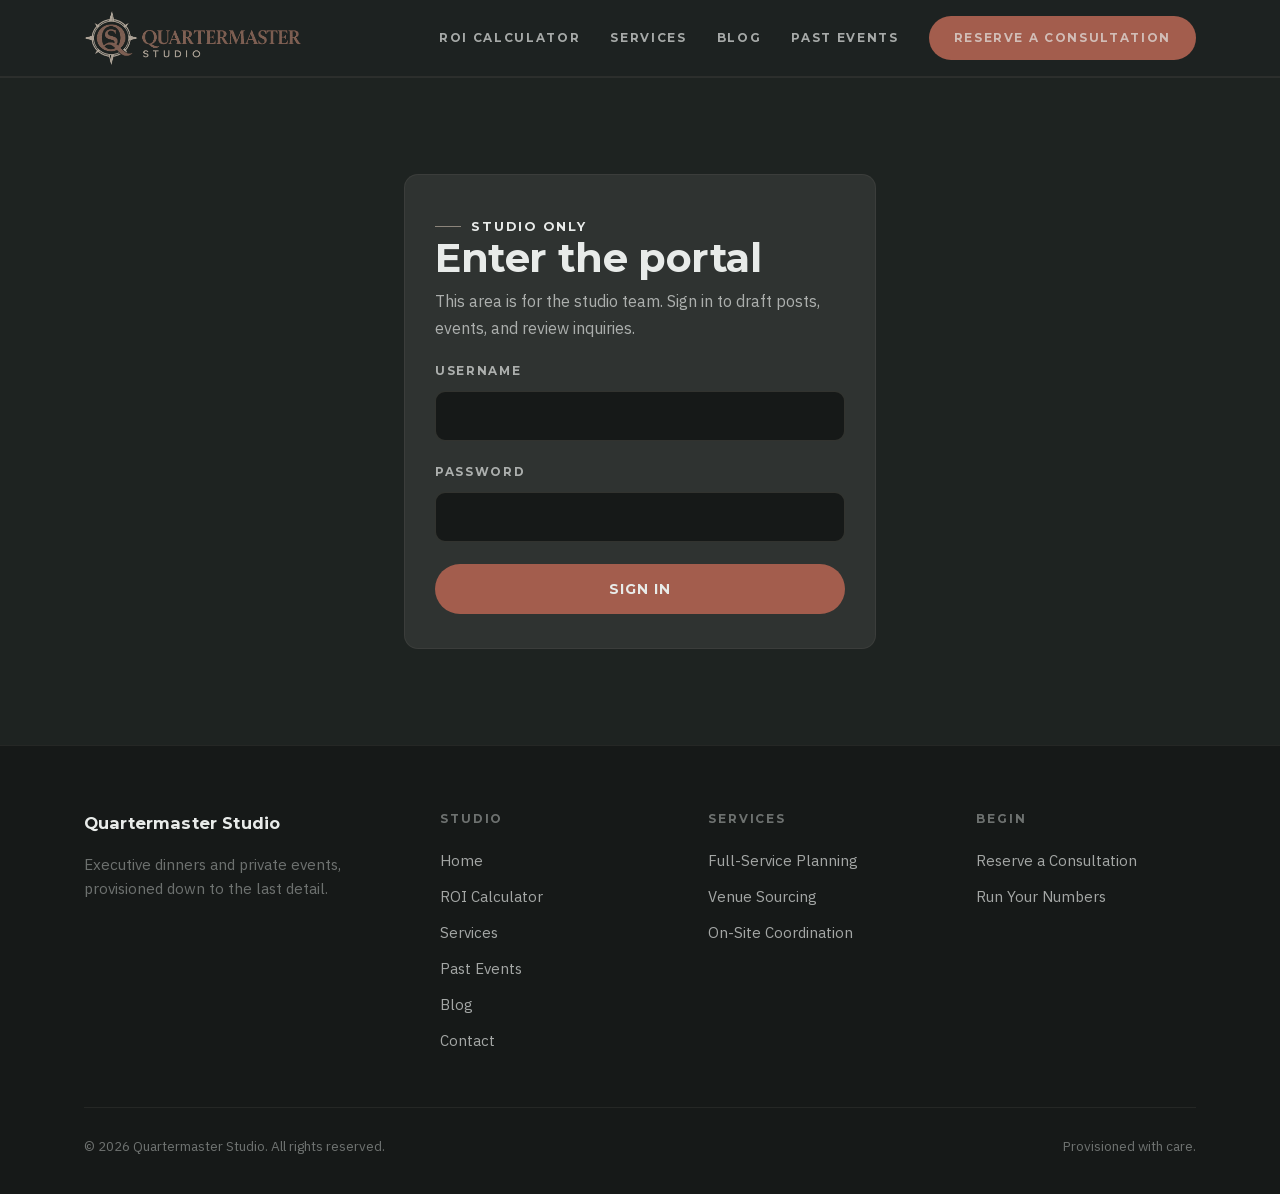
<file: portal/index.html>
<!DOCTYPE html>
<html lang="en">
<head>
<meta charset="UTF-8">
<meta name="viewport" content="width=device-width, initial-scale=1.0">
<title>Studio Portal - Quartermaster Studio</title>
<meta name="description" content="Private studio portal: draft blog notes and past events for quartermasterstudio.leontang.ca.">
<link rel="stylesheet" href="/assets/css/style.css?v=20260925q">
<link rel="icon" type="image/png" href="/assets/img/favicon.png?v=20260925k">
<link rel="apple-touch-icon" href="/assets/img/apple-touch-icon.png?v=20260925k">
</head>
<body>

<header class="site">
  <div class="wrap nav">
    <a class="brand" href="/" aria-label="Quartermaster Studio home">
      <img class="brand-lockup" src="/assets/img/logo-horizontal.png?v=20260925b" alt="Quartermaster Studio" width="217" height="54">
    </a>
    <nav class="nav-links" aria-label="Primary">
      <a href="/roi-calculator/">ROI Calculator</a>
      <a href="/services/">Services</a>
      <a href="/blog/">Blog</a>
      <a href="/past-events/">Past Events</a>
      <a href="/contact/" class="btn btn-primary nav-cta">Reserve a Consultation</a>
    </nav>
    <button class="nav-toggle" aria-label="Open menu" aria-expanded="false" aria-controls="mobileMenu">
      <svg viewBox="0 0 24 24" fill="none" stroke-width="2" stroke-linecap="round"><path d="M4 7h16M4 12h16M4 17h16"/></svg>
    </button>
  </div>
  <nav class="mobile-menu" id="mobileMenu" aria-label="Mobile">
    <a href="/roi-calculator/">ROI Calculator</a>
    <a href="/services/">Services</a>
    <a href="/blog/">Blog</a>
    <a href="/past-events/">Past Events</a>
    <a href="/contact/" class="btn btn-primary">Reserve a Consultation</a>
  </nav>
</header>


<main>
  <section class="section" id="portal-gate">
    <div class="wrap" style="max-width:520px;">
      <div class="card reveal">
        <span class="kicker">Studio only</span>
        <h2 style="margin-bottom:8px;">Enter the portal</h2>
        <p class="lede" style="font-size:1rem;">This area is for the studio team. Sign in to draft posts, events, and review inquiries.</p>
        <form id="gate-form" novalidate style="margin-top:20px;">
          <div class="field">
            <label for="gate-user">Username</label>
            <input id="gate-user" name="username" type="text" autocomplete="username" required>
          </div>
          <div class="field">
            <label for="gate-pass">Password</label>
            <input id="gate-pass" name="password" type="password" autocomplete="current-password" required>
          </div>
          <p id="gate-error" class="form-error" role="alert" hidden>That did not match. Try again.</p>
          <button type="submit" class="btn btn-primary" style="width:100%;">Sign in</button>
        </form>
      </div>
    </div>
  </section>
  <div id="portal-app" hidden>
  <section class="page-head">
    <div class="wrap">
      <span class="kicker">Studio only</span>
      <h1>The <em>portal</em></h1>
      <p class="lede">Draft a blog note or a past event below. The portal builds the production-ready page and card code, with a live preview. Publish it yourself in a few minutes, or send the code to us and we will put it up.</p>
    </div>
  </section>

  <section class="section">
    <div class="wrap">
      <div class="portal-tabs reveal">
        <button type="button" class="portal-tab active" data-ptab="post">New blog post</button>
        <button type="button" class="portal-tab" data-ptab="event">New past event</button>
        <button type="button" class="portal-tab" data-ptab="inquiries">Inquiries <span id="inqCount"></span></button>
      </div>

      <!-- ============ BLOG POST ============ -->
      <div class="portal-panel active" id="panel-post">
        <div class="portal-grid">
          <form id="postForm" onsubmit="return false;">
            <div class="field">
              <label for="p-title">Title</label>
              <input type="text" id="p-title" placeholder="e.g. Why the guest list beats the headcount">
              <span class="hint">Wrap words in *asterisks* to italicize them in the headline.</span>
            </div>
            <div class="field-row">
              <div class="field">
                <label for="p-date">Date</label>
                <input type="date" id="p-date">
              </div>
              <div class="field">
                <label for="p-read">Read time</label>
                <input type="text" id="p-read" placeholder="auto">
                <span class="hint">Leave blank to estimate from the text.</span>
              </div>
            </div>
            <div class="field">
              <label for="p-excerpt">Excerpt</label>
              <textarea id="p-excerpt" rows="2" placeholder="One or two sentences shown on the blog card."></textarea>
            </div>
            <div class="field">
              <label for="p-image">Image URL</label>
              <input type="text" id="p-image" placeholder="https://...">
              <span class="hint">Pick a suggested photo, or paste any image URL.</span>
              <div class="img-picks" id="p-picks"></div>
            </div>
            <div class="field">
              <label for="p-alt">Image description</label>
              <input type="text" id="p-alt" placeholder="e.g. Candlelit dining room set for a private dinner">
            </div>
            <div class="field">
              <label for="p-body">Body</label>
              <textarea id="p-body" rows="12" placeholder="First paragraph becomes the lede. Blank line between paragraphs. ## for a heading. > for a pull quote."></textarea>
            </div>
          </form>
          <div class="portal-side">
            <h3>Card preview</h3>
            <div id="postCardPreview"></div>
          </div>
        </div>
        <div class="portal-output">
          <h3>Full page preview</h3>
          <iframe id="postPreview" title="Blog post preview"></iframe>
          <h3>Step 1: the post page file</h3>
          <p>Save this as <code>blog/<span id="slugOut">your-slug</span>/index.html</code></p>
          <div class="portal-actions">
            <button type="button" class="btn btn-brass" id="postDownload">Download file</button>
            <button type="button" class="btn btn-ghost" id="postCopy">Copy code</button>
          </div>
          <h3>Step 2: the card for the blog index</h3>
          <p>Paste this inside the <code>post-grid</code> on <code>blog/index.html</code> (see publishing steps below).</p>
          <div class="portal-actions">
            <button type="button" class="btn btn-ghost" id="postCardCopy">Copy card code</button>
          </div>
        </div>
      </div>

      <!-- ============ PAST EVENT ============ -->
      <div class="portal-panel" id="panel-event">
        <div class="portal-grid">
          <form id="eventForm" onsubmit="return false;">
            <div class="field">
              <label for="e-title">Event title</label>
              <input type="text" id="e-title" placeholder="e.g. Executive dinner series">
            </div>
            <div class="field-row">
              <div class="field">
                <label for="e-guests">Guests</label>
                <input type="text" id="e-guests" placeholder="e.g. Private guest list">
              </div>
              <div class="field">
                <label for="e-duration">Duration</label>
                <input type="text" id="e-duration" placeholder="e.g. 4 nights">
              </div>
            </div>
            <div class="field">
              <label for="e-location">Location</label>
              <input type="text" id="e-location" placeholder="e.g. San Francisco">
            </div>
            <div class="field">
              <label for="e-desc">Description</label>
              <textarea id="e-desc" rows="3" placeholder="One or two sentences about the evening."></textarea>
            </div>
            <div class="field">
              <label for="e-image">Image URL</label>
              <input type="text" id="e-image" placeholder="https://...">
              <span class="hint">Pick a suggested photo, or paste any image URL.</span>
              <div class="img-picks" id="e-picks"></div>
            </div>
            <div class="field">
              <label for="e-alt">Image description</label>
              <input type="text" id="e-alt" placeholder="e.g. Candlelit executive dinner">
            </div>
          </form>
          <div class="portal-side">
            <h3>Card preview</h3>
            <div id="eventCardPreview"></div>
          </div>
        </div>
        <div class="portal-output">
          <h3>The card for the past events page</h3>
          <p>Paste this inside the <code>event-grid</code> on <code>past-events/index.html</code> (see publishing steps below).</p>
          <div class="portal-actions">
            <button type="button" class="btn btn-ghost" id="eventCardCopy">Copy card code</button>
          </div>
        </div>
      </div>

      <!-- ============ INQUIRIES ============ -->
      <div class="portal-panel" id="panel-inquiries">
        <p class="portal-note">Inquiries submitted through the contact form are saved in this browser and appear here, newest first.</p>
        <div id="inqList"></div>
      </div>
    </div>
  </section>

  <section class="section" style="padding-top:0;">
    <div class="wrap">
      <div class="portal-howto reveal">
        <h2>How to <em>publish</em></h2>
        <ol>
          <li>Fill in the form and check the preview. Everything updates live.</li>
          <li>Download the post file, or copy the card code.</li>
          <li>On GitHub, open the <strong>quartermasterstudio</strong> repository. For a blog post, choose <strong>Add file &gt; Create new file</strong> and name it <code>blog/your-slug/index.html</code>, then paste the file contents. For a card, open <code>blog/index.html</code> or <code>past-events/index.html</code>, delete the empty-state block, uncomment the grid, and paste the card inside it.</li>
          <li>Commit the change. The site redeploys automatically.</li>
        </ol>
        <p>Rather not touch GitHub? Send the downloaded file or copied code to us and we will publish it for you.</p>
      </div>
    </div>
  </section>
  </div>
</main>

<footer class="site">
  <div class="wrap">
    <div class="foot-grid">
      <div>
        <div class="foot-brand">Quartermaster Studio</div>
        <p style="font-size:0.95rem; max-width:34ch;">Executive dinners and private events, provisioned down to the last detail.</p>
      </div>
      <div>
        <h4>Studio</h4>
        <ul>
          <li><a href="/">Home</a></li>
          <li><a href="/roi-calculator/">ROI Calculator</a></li>
          <li><a href="/services/">Services</a></li>
          <li><a href="/past-events/">Past Events</a></li>
          <li><a href="/blog/">Blog</a></li>
          <li><a href="/contact/">Contact</a></li>
        </ul>
      </div>
      <div>
        <h4>Services</h4>
        <ul>
          <li><a href="/services/#planning">Full-Service Planning</a></li>
          <li><a href="/services/#venue">Venue Sourcing</a></li>
          <li><a href="/services/#onsite">On-Site Coordination</a></li>
        </ul>
      </div>
      <div>
        <h4>Begin</h4>
        <ul>
          <li><a href="/contact/">Reserve a Consultation</a></li>
          <li><a href="/roi-calculator/">Run Your Numbers</a></li>
        </ul>
      </div>
    </div>
    <div class="foot-bottom">
      <span>&copy; <span data-year>2026</span> Quartermaster Studio. All rights reserved.</span>
      <span>Provisioned with care.</span>
    </div>
  </div>
</footer>

<script src="/assets/js/main.js?v=20260924g" defer></script>
<script src="/assets/js/portal.js?v=20260925i" defer></script>
<script>
(function () {
  var USER = "QAWolf", PASS = "QAWolf", KEY = "qm_portal_auth";
  var gate = document.getElementById("portal-gate");
  var app = document.getElementById("portal-app");
  function unlock() {
    gate.hidden = true;
    app.hidden = false;
    try { sessionStorage.setItem(KEY, "1"); } catch (e) {}
  }
  var authed = false;
  try { authed = sessionStorage.getItem(KEY) === "1"; } catch (e) {}
  if (authed) { unlock(); return; }
  document.getElementById("gate-form").addEventListener("submit", function (ev) {
    ev.preventDefault();
    var u = document.getElementById("gate-user").value;
    var p = document.getElementById("gate-pass").value;
    if (u === USER && p === PASS) { unlock(); }
    else {
      var err = document.getElementById("gate-error");
      err.hidden = false;
      document.getElementById("gate-pass").value = "";
      document.getElementById("gate-pass").focus();
    }
  });
})();
</script>
</body>
</html>
</file>
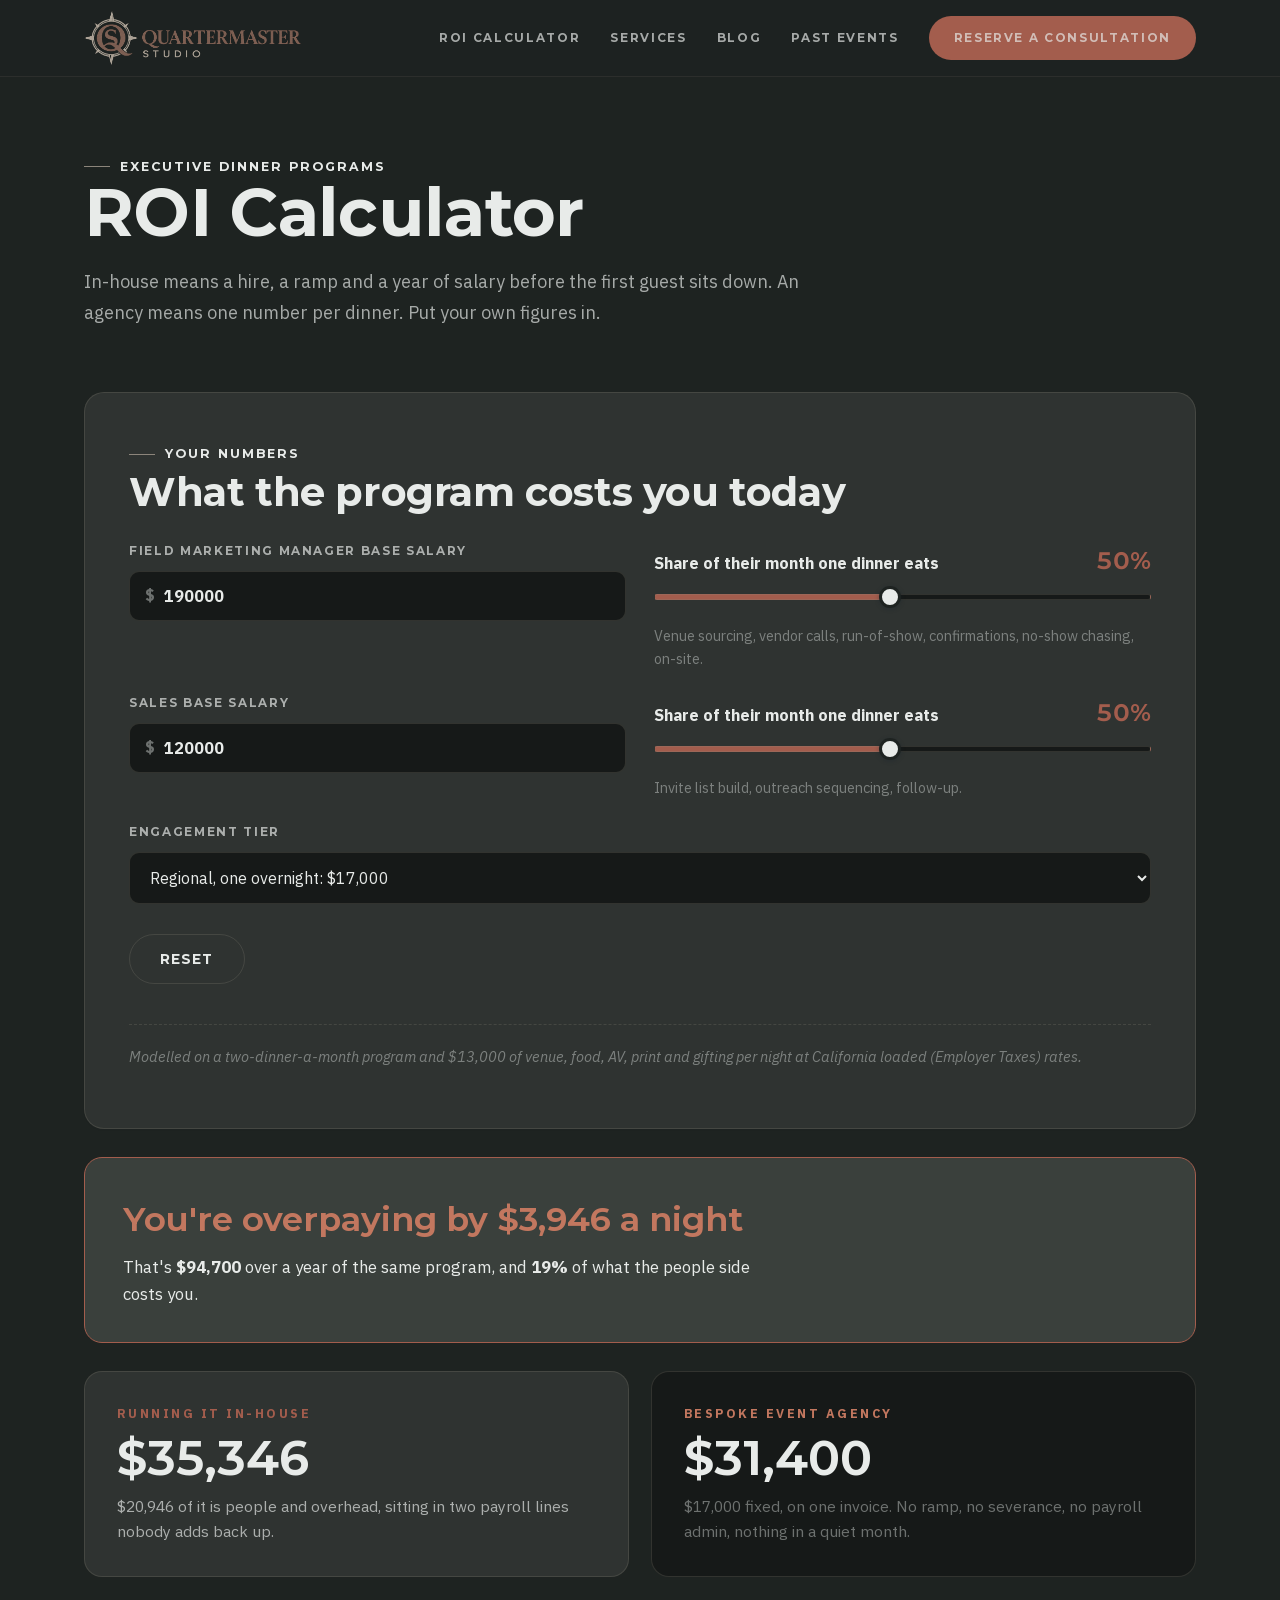
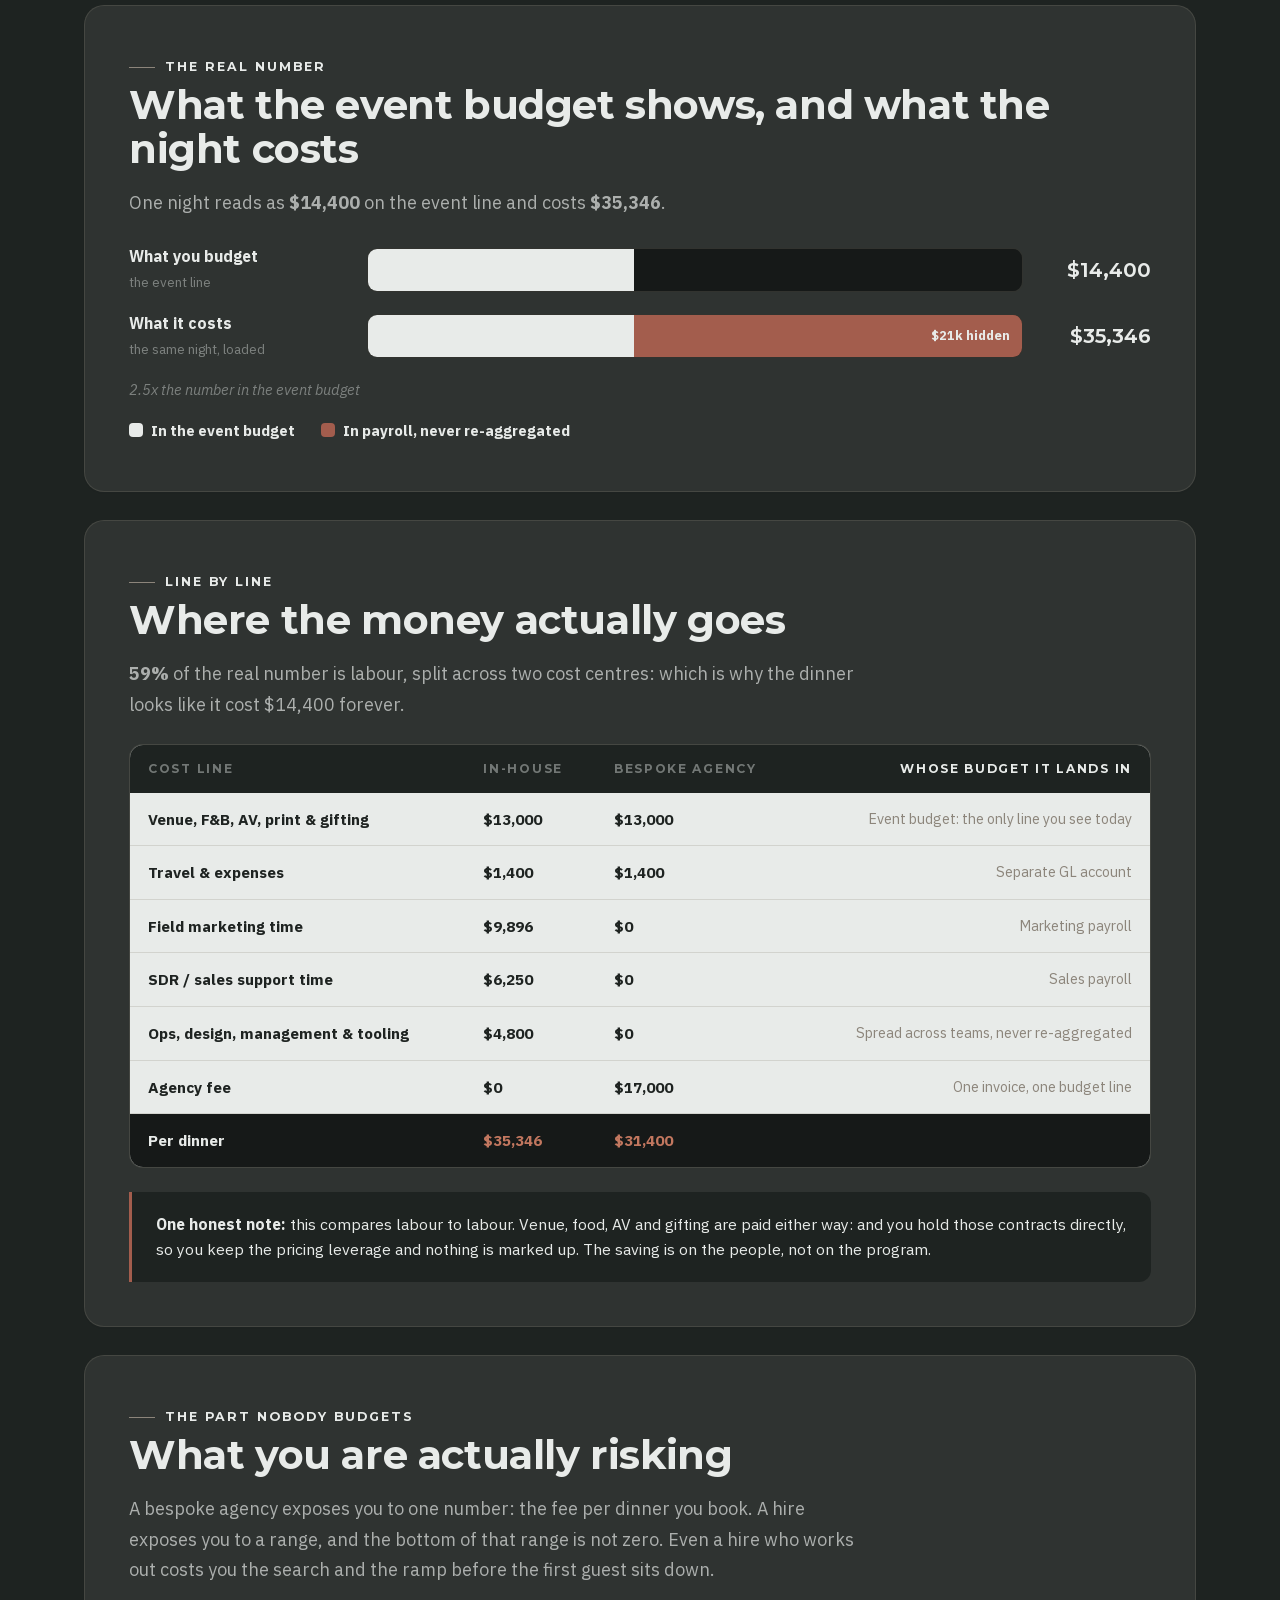
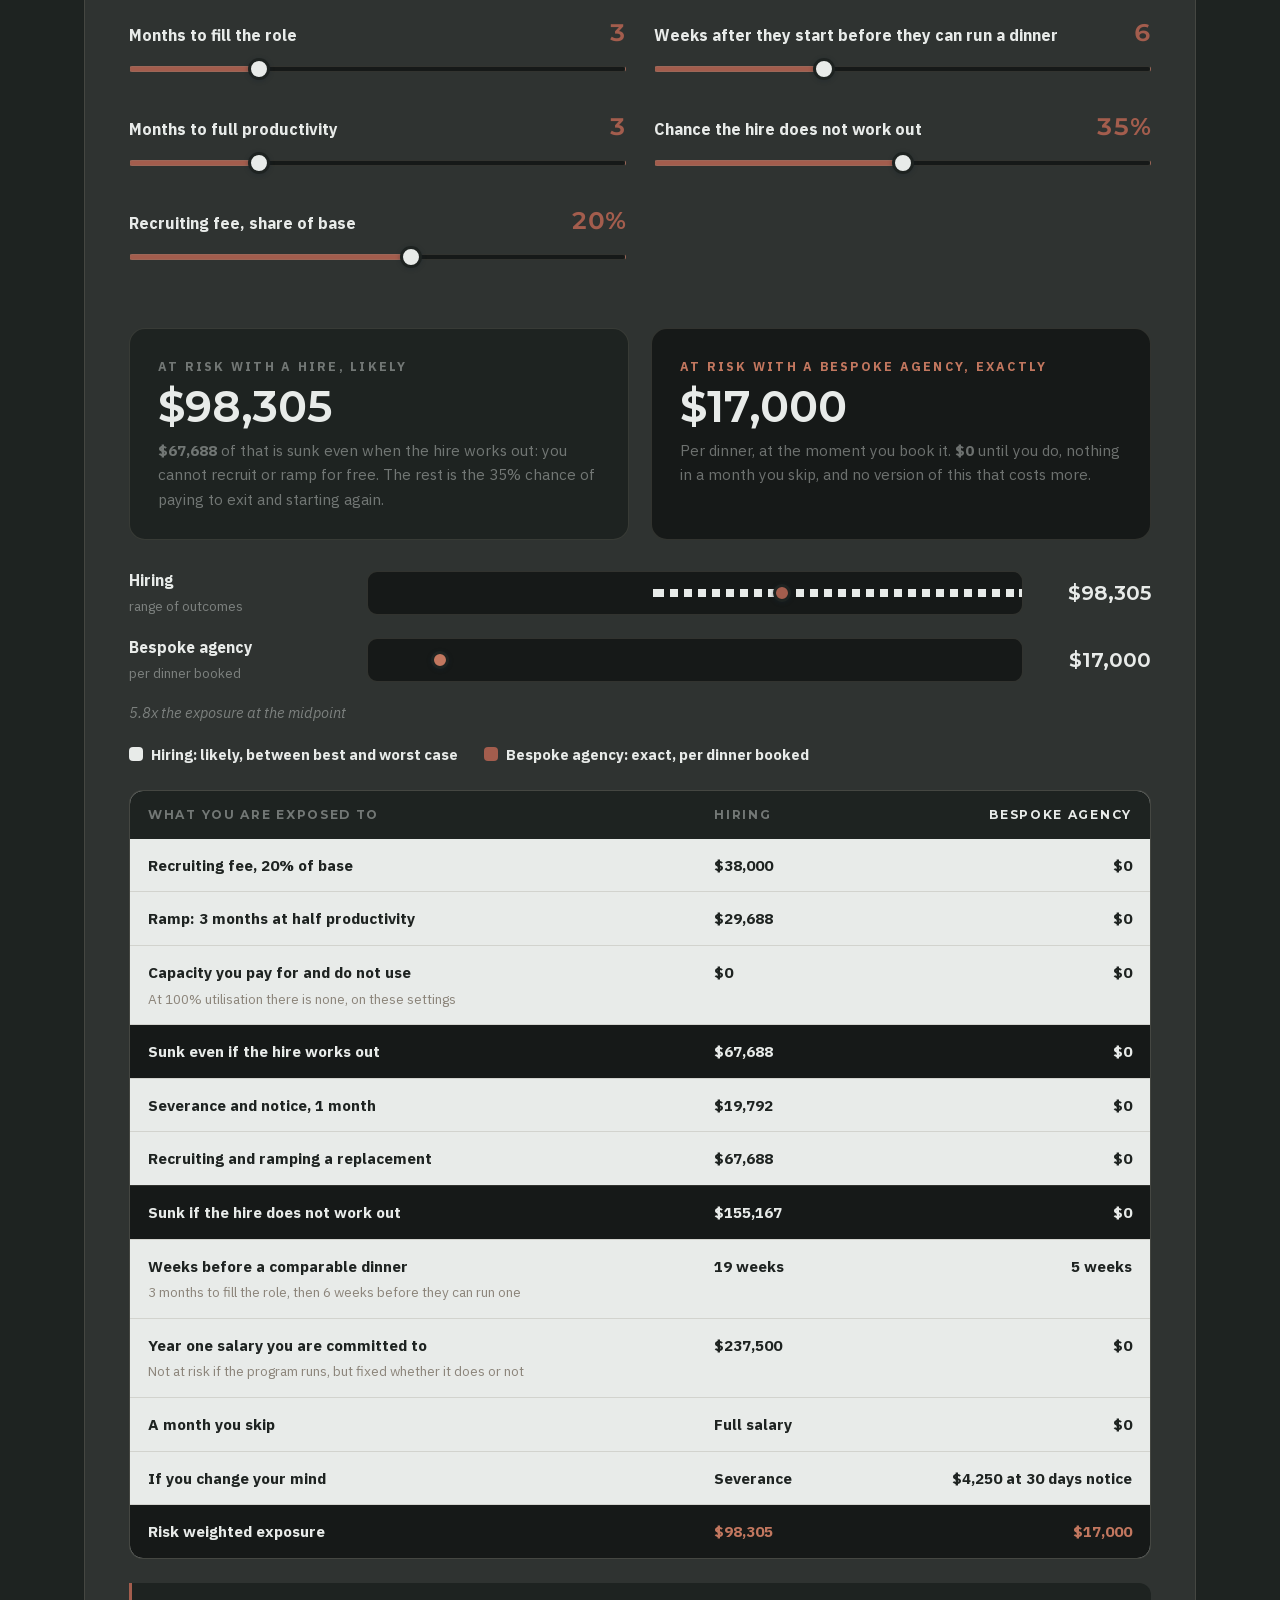
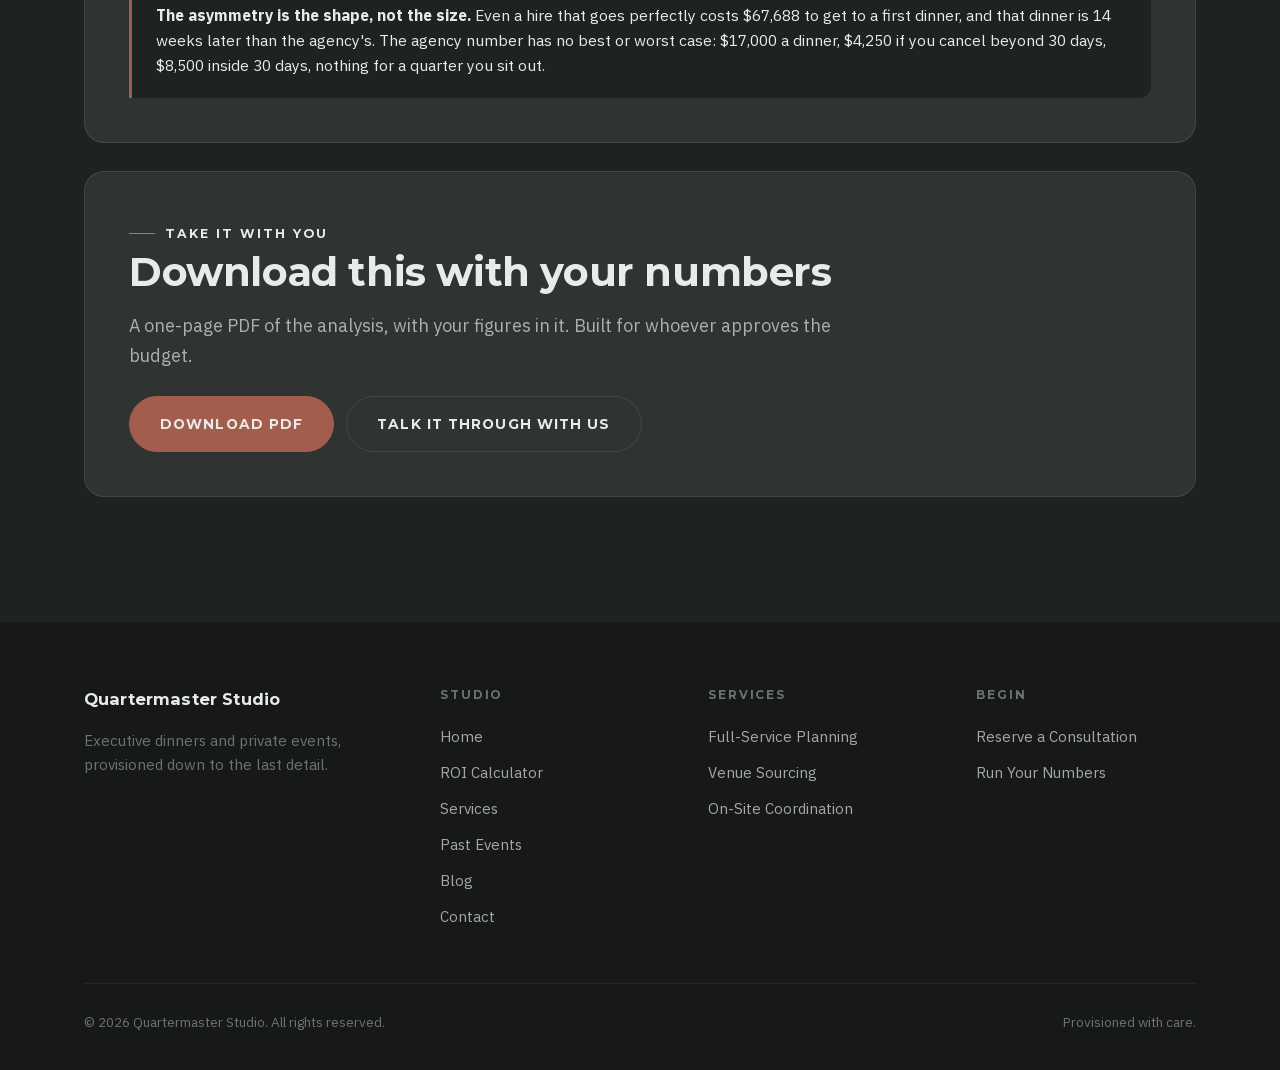
<file: roi-calculator/index.html>
<!DOCTYPE html>
<html lang="en">
<head>
<meta charset="UTF-8">
<meta name="viewport" content="width=device-width, initial-scale=1.0">
<title>ROI Calculator - Quartermaster Studio</title>
<meta name="description" content="In-house hire or one number per dinner? Put your own figures in and see what an executive dinner program actually costs and risks.">
<link rel="stylesheet" href="/assets/css/style.css?v=20260925q">
<link rel="icon" type="image/png" href="/assets/img/favicon.png?v=20260925k">
<link rel="apple-touch-icon" href="/assets/img/apple-touch-icon.png?v=20260925k">
<style>
  /* ---------- calculator components ---------- */
  .panel {
    background: var(--slate);
    border: 1px solid var(--line);
    border-radius: 20px;
    padding: 44px;
    box-shadow: 0 1px 2px rgba(22,34,47,0.04);
    margin-bottom: 28px;
  }
  .panel > h2 { margin-top: 6px; }

  .calc-grid { display: grid; grid-template-columns: 1fr 1fr; gap: 8px 28px; margin-top: 28px; }
  .calc-grid .full { grid-column: 1 / -1; }

  .money-field { position: relative; }
  .money-field > span {
    position: absolute; left: 16px; top: 50%; transform: translateY(-50%);
    font-weight: 800; color: var(--cloud-faint);
  }
  .money-field input { padding-left: 34px !important; font-weight: 700; }

  .slider-block { margin-bottom: 6px; }
  .slider-head { display: flex; justify-content: space-between; align-items: baseline; gap: 16px; }
  .slider-head label { font-weight: 800; color: var(--cloud); }
  .slider-head .range-val { font-family: var(--font-display); font-size: 1.5rem; font-weight: 650; color: var(--cedar); }
  .slider-hint { font-size: 0.9rem; color: var(--cloud-faint); margin: 2px 0 10px; }

  input[type="range"] {
    -webkit-appearance: none; appearance: none;
    width: 100%; height: 34px; background: transparent; cursor: pointer; margin: 0;
  }
  input[type="range"]::-webkit-slider-runnable-track {
    height: 6px; border-radius: 999px;
    background: linear-gradient(to right, var(--cedar) 0%, var(--cedar) var(--fill,50%), var(--forage-deep) var(--fill,50%), var(--forage-deep) 100%);
    border: 1px solid var(--line);
  }
  input[type="range"]::-webkit-slider-thumb {
    -webkit-appearance: none; appearance: none;
    width: 22px; height: 22px; border-radius: 50%;
    background: var(--cloud); border: 3px solid var(--forage);
    box-shadow: 0 1px 4px rgba(22,34,47,0.35);
    margin-top: -9px;
  }
  input[type="range"]::-moz-range-track {
    height: 6px; border-radius: 999px; background: var(--forage-deep);
    border: 1px solid var(--line);
  }
  input[type="range"]::-moz-range-progress { height: 6px; border-radius: 999px; background: var(--cedar); }
  input[type="range"]::-moz-range-thumb {
    width: 16px; height: 16px; border-radius: 50%;
    background: var(--cloud); border: 3px solid var(--forage);
    box-shadow: 0 1px 4px rgba(22,34,47,0.35);
  }

  .basis-line {
    margin-top: 20px; padding-top: 20px;
    border-top: 1px dashed var(--line);
    font-size: 0.92rem; color: var(--cloud-faint); font-style: italic;
  }

  /* verdict */
  .verdict {
    border-radius: 18px; padding: 34px 38px; margin-bottom: 28px;
    border: 1px solid var(--line);
  }
  .verdict-head { font-family: var(--font-display); font-size: clamp(1.5rem, 3vw, 2.1rem); font-weight: 650; margin-bottom: 8px; }
  .verdict-sub { font-size: 1.05rem; max-width: 64ch; }
  .verdict.win { background: var(--slate-soft); border-color: var(--cedar); }
  .verdict.win .verdict-head { color: var(--cedar-light); }
  .verdict.tie { background: var(--forage-deep); }
  .verdict.lose { background: var(--forage-deep); border-color: var(--line); }
  .verdict.lose .verdict-head { color: var(--cloud); }
  .verdict.lose .verdict-sub { color: var(--cloud-dim); }

  /* tiles */
  .tiles { display: grid; grid-template-columns: 1fr 1fr; gap: 22px; margin-bottom: 28px; }
  .tile {
    border-radius: 18px; padding: 32px;
    border: 1px solid var(--line);
  }
  .tile .tile-label { font-size: 0.78rem; font-weight: 800; letter-spacing: 0.2em; text-transform: uppercase; margin-bottom: 10px; }
  .tile .tile-num { font-family: var(--font-display); font-size: clamp(2.2rem, 4vw, 3rem); font-weight: 650; line-height: 1; margin-bottom: 12px; }
  .tile .tile-note { font-size: 0.98rem; margin: 0; }
  .tile.inhouse { background: var(--slate); }
  .tile.inhouse .tile-label { color: var(--cedar); }
  .tile.inhouse .tile-num { color: var(--cloud); }
  .tile.agency { background: var(--forage-deep); border-color: var(--line); color: #dfe5ec; }
  .tile.agency .tile-label { color: var(--cedar-light); }
  .tile.agency .tile-num { color: var(--cloud); }
  .tile.agency .tile-note { color: var(--cloud-faint); }

  /* bar charts */
  .bbar-row { display: grid; grid-template-columns: 220px 1fr 110px; gap: 18px; align-items: center; margin-bottom: 16px; }
  .bbar-label strong { display: block; color: var(--cloud); font-size: 0.98rem; }
  .bbar-label span { font-size: 0.85rem; color: var(--cloud-faint); }
  .bbar-track {
    height: 44px; border-radius: 10px; background: var(--forage-deep);
    border: 1px solid var(--line); overflow: hidden; position: relative;
    display: flex;
  }
  .bbar-seg { height: 100%; display: flex; align-items: center; }
  .bbar-seg.seen { background: var(--cloud); }
  .bbar-seg.hidden { background: var(--cedar); justify-content: flex-end; }
  .bbar-seg.hidden span {
    color: var(--cloud); font-size: 0.8rem; font-weight: 800; padding-right: 12px; white-space: nowrap;
  }
  .bbar-val { font-family: var(--font-display); font-weight: 650; font-size: 1.25rem; color: var(--cloud); text-align: right; }
  .bbar-foot { font-size: 0.92rem; color: var(--cloud-faint); font-style: italic; margin-top: 6px; }
  .legend { display: flex; gap: 26px; flex-wrap: wrap; margin: 18px 0 4px; font-size: 0.92rem; font-weight: 700; }
  .legend .sw { display: inline-block; width: 14px; height: 14px; border-radius: 4px; margin-right: 8px; vertical-align: -1px; }
  .sw.seen { background: var(--cloud); }
  .sw.hidden { background: var(--cedar); }

  /* risk whisker */
  .bbar-track.risk { display: block; }
  .whisker {
    position: absolute; top: 50%; height: 8px; transform: translateY(-50%);
    background: repeating-linear-gradient(to right, var(--cloud) 0 8px, transparent 8px 14px);
    border-left: 3px solid var(--cloud); border-right: 3px solid var(--cloud);
  }
  .whisker-dot, .agency-dot {
    position: absolute; top: 50%; width: 18px; height: 18px; border-radius: 50%;
    transform: translate(-50%, -50%); border: 3px solid var(--forage);
    box-shadow: 0 1px 4px rgba(22,34,47,0.4);
  }
  .whisker-dot { background: var(--cedar); }
  .agency-dot { background: var(--cedar-light); }

  /* risk pair */
  .risk-pair { display: grid; grid-template-columns: 1fr 1fr; gap: 22px; margin: 28px 0; }
  .risk-card { border: 1px solid var(--line); border-radius: 16px; padding: 28px; background: var(--forage); }
  .risk-card .rc-label { font-size: 0.78rem; font-weight: 800; letter-spacing: 0.18em; text-transform: uppercase; color: var(--cloud-faint); margin-bottom: 8px; }
  .risk-card .rc-num { font-family: var(--font-display); font-size: clamp(2rem, 3.6vw, 2.7rem); font-weight: 650; color: var(--cloud); line-height: 1; margin-bottom: 10px; }
  .risk-card .rc-note { font-size: 0.95rem; color: var(--cloud-faint); margin: 0; }
  .risk-card.agency-card { background: var(--forage-deep); border-color: var(--line); }
  .risk-card.agency-card .rc-label { color: var(--cedar-light); }
  .risk-card.agency-card .rc-num { color: var(--cloud); }
  .risk-card.agency-card .rc-note { color: var(--cloud-faint); }

  /* tables */
  .table-scroll { overflow-x: auto; margin-top: 24px; border: 1px solid var(--line); border-radius: 14px; }
  table.qmtable { width: 100%; border-collapse: collapse; font-size: 0.96rem; min-width: 640px; background: var(--cloud); }
  table.qmtable th {
    text-align: left; font-size: 0.76rem; letter-spacing: 0.14em; text-transform: uppercase;
    color: var(--cloud-faint); padding: 14px 18px; border-bottom: 2px solid var(--line);
    background: var(--forage); white-space: nowrap;
  }
  table.qmtable td { padding: 14px 18px; border-bottom: 1px solid var(--line); vertical-align: top; color: var(--forage); }
  table.qmtable td.num { font-weight: 800; color: var(--forage); white-space: nowrap; font-variant-numeric: tabular-nums; }
  table.qmtable td.where { color: var(--taupe); font-size: 0.9rem; }
  table.qmtable tr.subtotal td { background: var(--forage-deep); font-weight: 700; color: var(--cloud); }
  table.qmtable tr.subtotal .row-note { color: var(--cloud-dim); }
  table.qmtable tr.total td { background: var(--forage-deep); color: var(--cloud); border-bottom: none; }
  table.qmtable tr.total td.num { color: var(--cedar-light); }
  table.qmtable tr.total td.where { color: var(--cloud-faint); }
  .row-note { display: block; font-size: 0.85rem; color: var(--taupe); font-weight: 400; margin-top: 4px; }

  .honest-note {
    margin-top: 24px; padding: 20px 24px;
    border-left: 3px solid var(--cedar); background: var(--forage);
    border-radius: 0 12px 12px 0; font-size: 0.98rem;
  }

  /* print sheet (PDF download) */
  #qmPrintSheet { display: none; }

  @media print {
    @page { margin: 18mm 16mm; }
    body > :not(#qmPrintSheet) { display: none !important; }
    #qmPrintSheet {
      display: block !important;
      color: #20211f;
      font-family: -apple-system, "Segoe UI", Helvetica, Arial, sans-serif;
      -webkit-print-color-adjust: exact;
      print-color-adjust: exact;
    }
    #qmPrintSheet .ps-masthead { border-bottom: 2px solid #20211f; padding-bottom: 14px; margin-bottom: 22px; }
    #qmPrintSheet .ps-brand { font-size: 13px; font-weight: 800; letter-spacing: 0.32em; margin: 0 0 6px; }
    #qmPrintSheet .ps-doc { font-size: 20px; font-weight: 700; margin: 0 0 4px; }
    #qmPrintSheet .ps-date { font-size: 11.5px; color: #6f6a61; margin: 0; letter-spacing: 0.04em; }
    #qmPrintSheet .ps-kicker { font-size: 10.5px; font-weight: 800; letter-spacing: 0.24em; text-transform: uppercase; color: #a35d4d; margin: 0 0 8px; }
    #qmPrintSheet .ps-verdict-box { background: #faf8f4; border: 1px solid #e6ded2; border-left: 4px solid #a35d4d; border-radius: 0 8px 8px 0; padding: 18px 22px; margin: 0 0 24px; }
    #qmPrintSheet .ps-verdict { font-size: 16.5px; line-height: 1.55; font-weight: 600; margin: 0; }
    #qmPrintSheet h2 { font-size: 11px; font-weight: 800; letter-spacing: 0.22em; text-transform: uppercase; color: #6f6a61; margin: 26px 0 6px; padding-bottom: 6px; border-bottom: 1px solid #e6ded2; }
    #qmPrintSheet p { font-size: 13px; line-height: 1.65; margin: 0 0 8px; }
    #qmPrintSheet table { width: 100%; border-collapse: collapse; margin: 4px 0 6px; font-size: 13px; }
    #qmPrintSheet td { padding: 9px 4px; border-bottom: 1px solid #ece7dd; vertical-align: top; }
    #qmPrintSheet td.num { text-align: right; font-weight: 700; white-space: nowrap; font-variant-numeric: tabular-nums; }
    #qmPrintSheet tr.hl td { font-weight: 700; }
    #qmPrintSheet tr.hl td.num { color: #a35d4d; }
    #qmPrintSheet .ps-note { margin-top: 18px; padding: 14px 18px; background: #faf8f4; border: 1px solid #e6ded2; border-radius: 8px; }
    #qmPrintSheet .ps-note p { margin: 0; }
    #qmPrintSheet .ps-signoff { margin-top: 22px; font-size: 13px; }
    #qmPrintSheet .ps-foot { margin-top: 26px; padding-top: 10px; border-top: 1px solid #e6ded2; font-size: 10.5px; color: #8a8478; letter-spacing: 0.03em; }
  }

  @media (max-width: 860px) {
    .panel { padding: 28px 22px; }
    .calc-grid, .tiles, .risk-pair { grid-template-columns: 1fr; }
    .bbar-row { grid-template-columns: 1fr; gap: 8px; }
    .bbar-val { text-align: left; }
  }
</style>
</head>
<body>

<header class="site">
  <div class="wrap nav">
    <a class="brand" href="/" aria-label="Quartermaster Studio home">
      <img class="brand-lockup" src="/assets/img/logo-horizontal.png?v=20260925b" alt="Quartermaster Studio" width="217" height="54">
    </a>
    <nav class="nav-links" aria-label="Primary">
      <a href="/roi-calculator/">ROI Calculator</a>
      <a href="/services/">Services</a>
      <a href="/blog/">Blog</a>
      <a href="/past-events/">Past Events</a>
      <a href="/contact/" class="btn btn-primary nav-cta">Reserve a Consultation</a>
    </nav>
    <button class="nav-toggle" aria-label="Open menu" aria-expanded="false" aria-controls="mobileMenu">
      <svg viewBox="0 0 24 24" fill="none" stroke-width="2" stroke-linecap="round"><path d="M4 7h16M4 12h16M4 17h16"/></svg>
    </button>
  </div>
  <nav class="mobile-menu" id="mobileMenu" aria-label="Mobile">
    <a href="/roi-calculator/">ROI Calculator</a>
    <a href="/services/">Services</a>
    <a href="/blog/">Blog</a>
    <a href="/past-events/">Past Events</a>
    <a href="/contact/" class="btn btn-primary">Reserve a Consultation</a>
  </nav>
</header>


<main>
  <section class="hero" style="padding-bottom:32px;">
    <div class="wrap">
      <span class="kicker">Executive Dinner Programs</span>
      <h1>ROI Calculator</h1>
      <p class="lede">In-house means a hire, a ramp and a year of salary before the first guest sits down. An agency means one number per dinner. Put your own figures in.</p>
    </div>
  </section>

  <section class="block" style="padding-top:16px;">
    <div class="wrap">

      <!-- YOUR NUMBERS -->
      <div class="panel">
        <span class="kicker">Your numbers</span>
        <h2>What the program costs you today</h2>
        <div class="calc-grid">
          <div class="field">
            <label for="qmFm">Field Marketing Manager Base Salary</label>
            <div class="money-field"><span>$</span><input type="number" id="qmFm" value="190000" min="0" step="5000" inputmode="numeric"></div>
          </div>
          <div class="slider-block">
            <div class="slider-head"><label for="qmShareFm">Share of their month one dinner eats</label><span class="range-val" id="qmShareFmOut">50%</span></div>
            <input type="range" id="qmShareFm" min="5" max="100" step="5" value="50">
            <p class="slider-hint">Venue sourcing, vendor calls, run-of-show, confirmations, no-show chasing, on-site.</p>
          </div>
          <div class="field">
            <label for="qmSdr">Sales Base Salary</label>
            <div class="money-field"><span>$</span><input type="number" id="qmSdr" value="120000" min="0" step="5000" inputmode="numeric"></div>
          </div>
          <div class="slider-block">
            <div class="slider-head"><label for="qmShareSdr">Share of their month one dinner eats</label><span class="range-val" id="qmShareSdrOut">50%</span></div>
            <input type="range" id="qmShareSdr" min="5" max="100" step="5" value="50">
            <p class="slider-hint">Invite list build, outreach sequencing, follow-up.</p>
          </div>
          <div class="field full">
            <label for="qmTier">Engagement tier</label>
            <select id="qmTier">
              <option value="15000|0">In-market, no overnight: $15,000</option>
              <option value="17000|1400" selected>Regional, one overnight: $17,000</option>
              <option value="19500|2400">National, two or more nights: $19,500</option>
            </select>
          </div>
          <div class="full">
            <button type="button" class="btn btn-ghost" id="qmReset">Reset</button>
          </div>
        </div>
        <p class="basis-line">Modelled on a two-dinner-a-month program and $13,000 of venue, food, AV, print and gifting per night at California loaded (Employer Taxes) rates.</p>
      </div>

      <!-- VERDICT -->
      <div class="verdict" id="qmVerdict" aria-live="polite">
        <div class="verdict-head" id="qmVHead"></div>
        <div class="verdict-sub" id="qmVSub"></div>
      </div>

      <!-- TILES -->
      <div class="tiles">
        <div class="tile inhouse">
          <div class="tile-label">Running it in-house</div>
          <div class="tile-num" id="qmInNum"></div>
          <p class="tile-note" id="qmInNote"></p>
        </div>
        <div class="tile agency">
          <div class="tile-label">Bespoke event agency</div>
          <div class="tile-num" id="qmMeNum"></div>
          <p class="tile-note" id="qmMeNote"></p>
        </div>
      </div>

      <!-- BUDGET VS TRUE COST -->
      <div class="panel">
        <span class="kicker">The real number</span>
        <h2>What the event budget shows, and what the night costs</h2>
        <p class="lede" id="qmBarLede"></p>
        <div id="qmBar" style="margin-top:26px;"></div>
        <div class="legend">
          <span><span class="sw seen"></span>In the event budget</span>
          <span><span class="sw hidden"></span>In payroll, never re-aggregated</span>
        </div>
      </div>

      <!-- WHERE THE MONEY GOES -->
      <div class="panel">
        <span class="kicker">Line by line</span>
        <h2>Where the money actually goes</h2>
        <p class="lede" id="qmStackLede"></p>
        <div class="table-scroll">
          <table class="qmtable">
            <thead><tr><th>Cost line</th><th>In-house</th><th>Bespoke agency</th><th>Whose budget it lands in</th></tr></thead>
            <tbody id="qmStackRows"></tbody>
          </table>
        </div>
        <div class="honest-note"><strong>One honest note:</strong> this compares labour to labour. Venue, food, AV and gifting are paid either way: and you hold those contracts directly, so you keep the pricing leverage and nothing is marked up. The saving is on the people, not on the program.</div>
      </div>

      <!-- RISK -->
      <div class="panel">
        <span class="kicker">The part nobody budgets</span>
        <h2>What you are actually risking</h2>
        <p class="lede">A bespoke agency exposes you to one number: the fee per dinner you book. A hire exposes you to a range, and the bottom of that range is not zero. Even a hire who works out costs you the search and the ramp before the first guest sits down.</p>

        <div class="calc-grid" style="margin-top:28px;">
          <div class="slider-block">
            <div class="slider-head"><label for="qmHireMonths">Months to fill the role</label><span class="range-val" id="qmHireMonthsOut">3</span></div>
            <input type="range" id="qmHireMonths" min="1" max="9" step="1" value="3">
          </div>
          <div class="slider-block">
            <div class="slider-head"><label for="qmFirstDinnerWeeks">Weeks after they start before they can run a dinner</label><span class="range-val" id="qmFirstDinnerWeeksOut">6</span></div>
            <input type="range" id="qmFirstDinnerWeeks" min="1" max="16" step="1" value="6">
          </div>
          <div class="slider-block">
            <div class="slider-head"><label for="qmRampMonths">Months to full productivity</label><span class="range-val" id="qmRampMonthsOut">3</span></div>
            <input type="range" id="qmRampMonths" min="0" max="12" step="1" value="3">
          </div>
          <div class="slider-block">
            <div class="slider-head"><label for="qmFailPct">Chance the hire does not work out</label><span class="range-val" id="qmFailPctOut">35%</span></div>
            <input type="range" id="qmFailPct" min="0" max="70" step="5" value="35">
          </div>
          <div class="slider-block">
            <div class="slider-head"><label for="qmRecruitPct">Recruiting fee, share of base</label><span class="range-val" id="qmRecruitPctOut">20%</span></div>
            <input type="range" id="qmRecruitPct" min="0" max="35" step="5" value="20">
          </div>
        </div>

        <div class="risk-pair">
          <div class="risk-card">
            <div class="rc-label">At risk with a hire, likely</div>
            <div class="rc-num" id="qmRiskHireNum"></div>
            <p class="rc-note" id="qmRiskHireNote"></p>
          </div>
          <div class="risk-card agency-card">
            <div class="rc-label">At risk with a bespoke agency, exactly</div>
            <div class="rc-num" id="qmRiskAgencyNum"></div>
            <p class="rc-note" id="qmRiskAgencyNote"></p>
          </div>
        </div>

        <div id="qmRiskbar"></div>
        <div class="legend">
          <span><span class="sw seen"></span>Hiring: likely, between best and worst case</span>
          <span><span class="sw hidden"></span>Bespoke agency: exact, per dinner booked</span>
        </div>

        <div class="table-scroll">
          <table class="qmtable">
            <thead><tr><th>What you are exposed to</th><th>Hiring</th><th>Bespoke agency</th></tr></thead>
            <tbody id="qmRiskRows"></tbody>
          </table>
        </div>
        <div class="honest-note" id="qmRiskNote"></div>
      </div>

      <!-- CTA -->
      <div class="panel">
        <span class="kicker">Take it with you</span>
        <h2>Download this with your numbers</h2>
        <p class="lede">A one-page PDF of the analysis, with your figures in it. Built for whoever approves the budget.</p>
        <div style="display:flex; gap:12px; flex-wrap:wrap; margin-top:24px;">
          <button type="button" class="btn btn-brass" id="qmDownloadPdf">Download PDF</button>
          <a class="btn btn-ghost" href="/contact/">Talk it through with us</a>
        </div>
      </div>

    </div>
  </section>
</main>

<footer class="site">
  <div class="wrap">
    <div class="foot-grid">
      <div>
        <div class="foot-brand">Quartermaster Studio</div>
        <p style="font-size:0.95rem; max-width:34ch;">Executive dinners and private events, provisioned down to the last detail.</p>
      </div>
      <div>
        <h4>Studio</h4>
        <ul>
          <li><a href="/">Home</a></li>
          <li><a href="/roi-calculator/">ROI Calculator</a></li>
          <li><a href="/services/">Services</a></li>
          <li><a href="/past-events/">Past Events</a></li>
          <li><a href="/blog/">Blog</a></li>
          <li><a href="/contact/">Contact</a></li>
        </ul>
      </div>
      <div>
        <h4>Services</h4>
        <ul>
          <li><a href="/services/#planning">Full-Service Planning</a></li>
          <li><a href="/services/#venue">Venue Sourcing</a></li>
          <li><a href="/services/#onsite">On-Site Coordination</a></li>
        </ul>
      </div>
      <div>
        <h4>Begin</h4>
        <ul>
          <li><a href="/contact/">Reserve a Consultation</a></li>
          <li><a href="/roi-calculator/">Run Your Numbers</a></li>
        </ul>
      </div>
    </div>
    <div class="foot-bottom">
      <span>&copy; <span data-year>2026</span> Quartermaster Studio. All rights reserved.</span>
      <span>Provisioned with care.</span>
    </div>
  </div>
</footer>

<div id="qmPrintSheet" aria-hidden="true"></div>

<script src="/assets/js/main.js?v=20260924g" defer></script>
<script src="/assets/js/calculator.js?v=20260925n" defer></script>
</body>
</html>
</file>
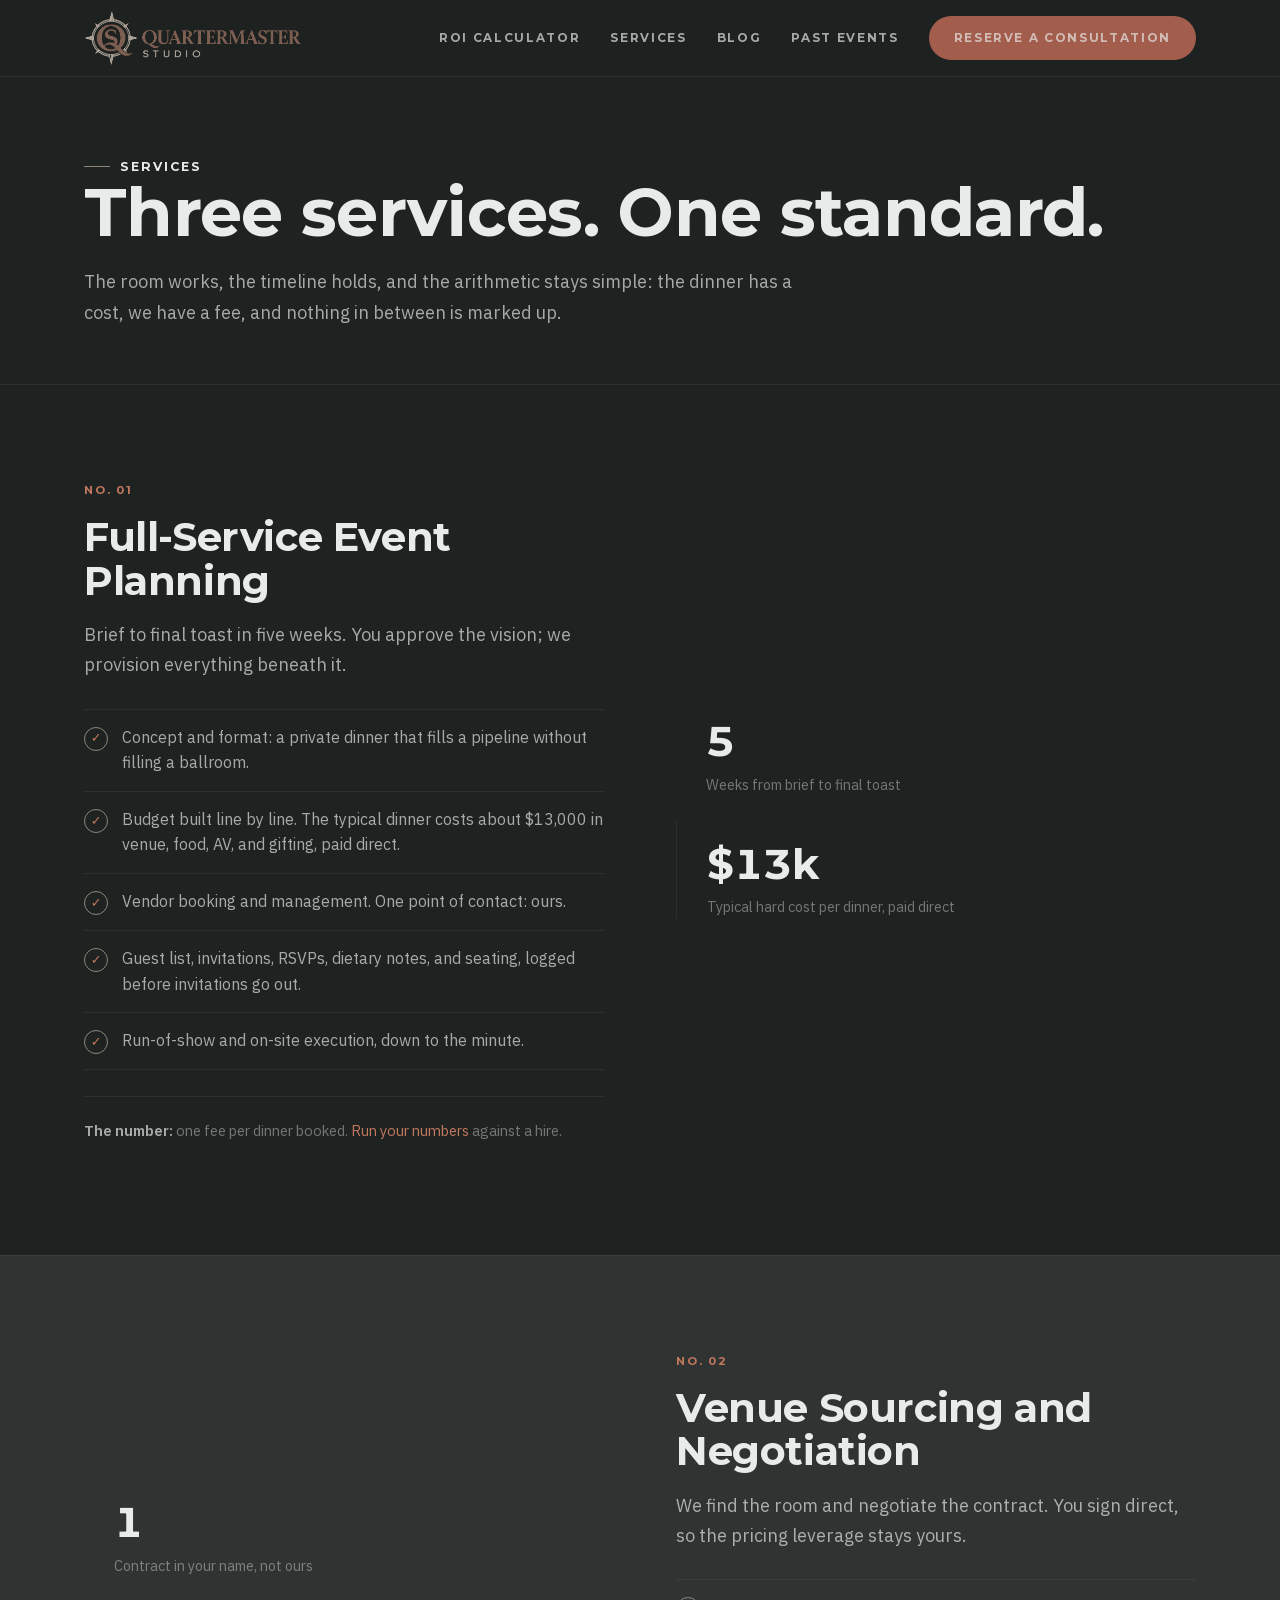
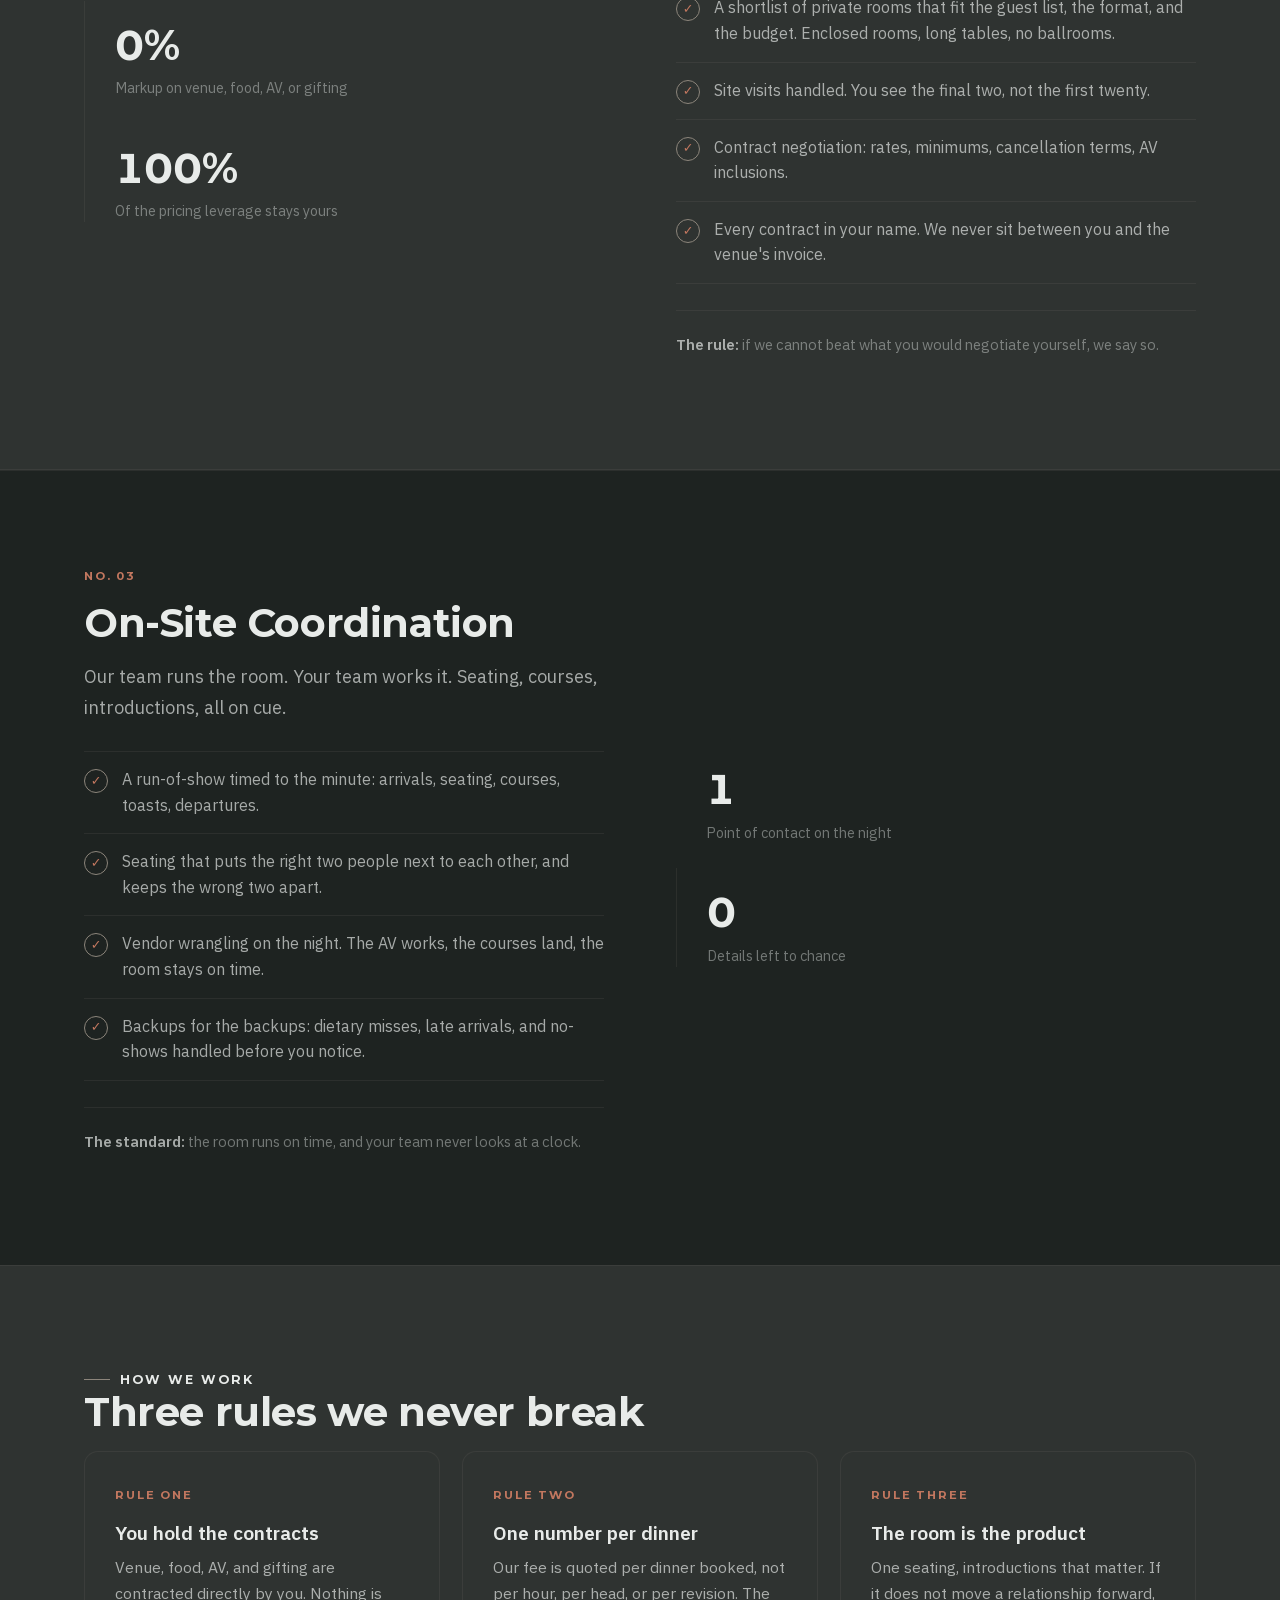
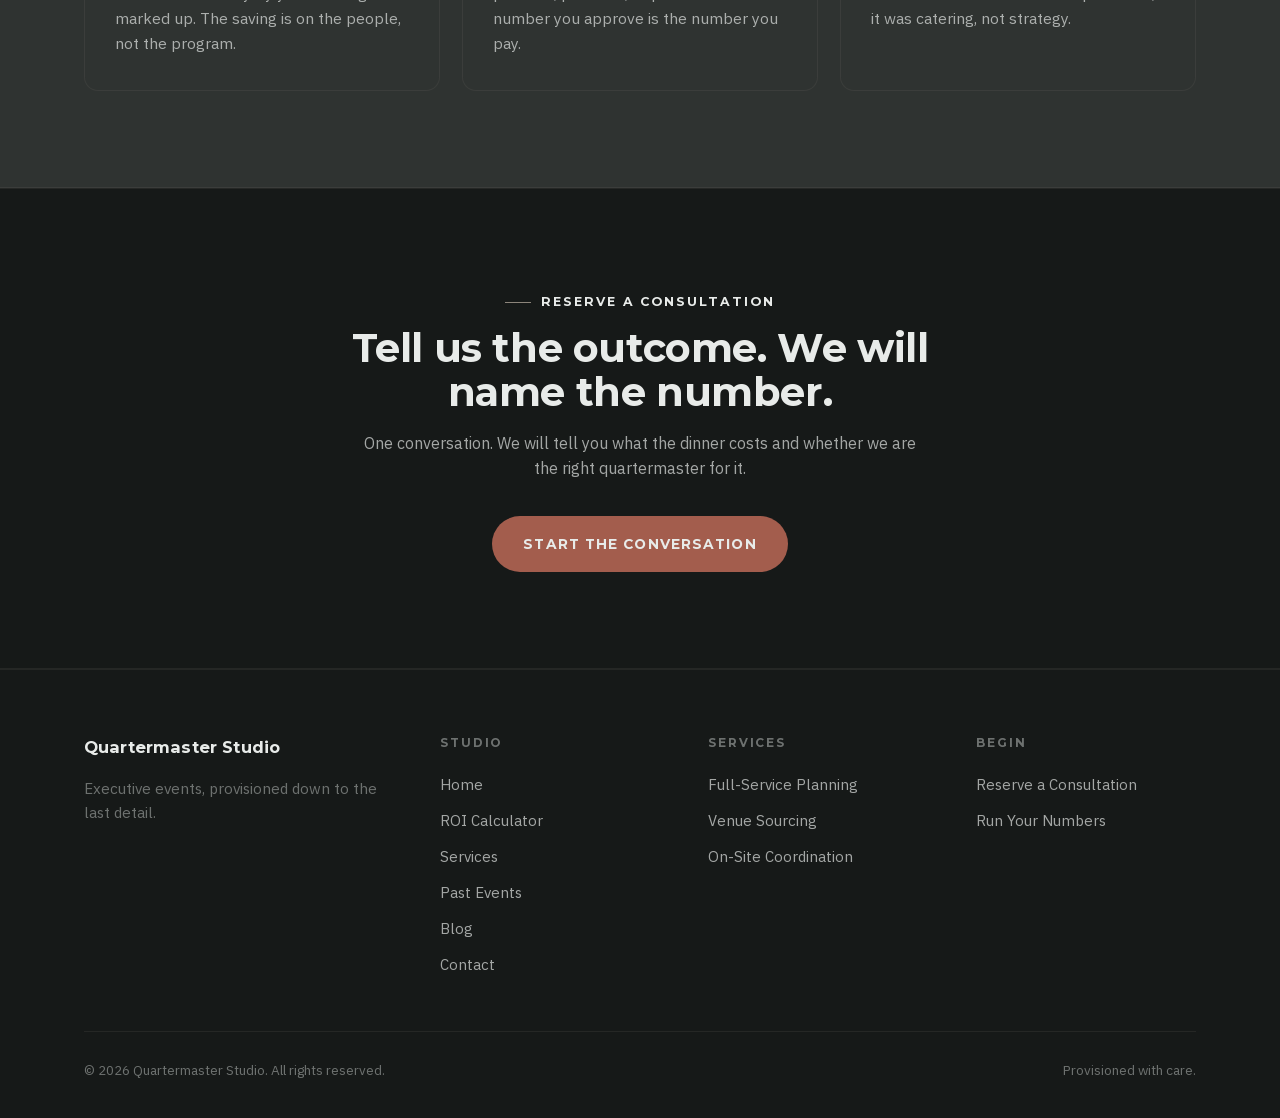
<file: services/index.html>
<!DOCTYPE html>
<html lang="en">
<head>
<meta charset="UTF-8">
<meta name="viewport" content="width=device-width, initial-scale=1.0">
<title>Services - Quartermaster Studio</title>
<meta name="description" content="Three services. One standard: full-service event planning, venue sourcing and negotiation, and on-site coordination for executive dinners.">
<link rel="stylesheet" href="/assets/css/style.css?v=20260925q">
<link rel="icon" type="image/png" href="/assets/img/favicon.png?v=20260925k">
<link rel="apple-touch-icon" href="/assets/img/apple-touch-icon.png?v=20260925k">
</head>
<body>

<header class="site">
  <div class="wrap nav">
    <a class="brand" href="/" aria-label="Quartermaster Studio home">
      <img class="brand-lockup" src="/assets/img/logo-horizontal.png?v=20260925b" alt="Quartermaster Studio" width="217" height="54">
    </a>
    <nav class="nav-links" aria-label="Primary">
      <a href="/roi-calculator/">ROI Calculator</a>
      <a href="/services/">Services</a>
      <a href="/blog/">Blog</a>
      <a href="/past-events/">Past Events</a>
      <a href="/contact/" class="btn btn-primary nav-cta">Reserve a Consultation</a>
    </nav>
    <button class="nav-toggle" aria-label="Open menu" aria-expanded="false" aria-controls="mobileMenu">
      <svg viewBox="0 0 24 24" fill="none" stroke-width="2" stroke-linecap="round"><path d="M4 7h16M4 12h16M4 17h16"/></svg>
    </button>
  </div>
  <nav class="mobile-menu" id="mobileMenu" aria-label="Mobile">
    <a href="/roi-calculator/">ROI Calculator</a>
    <a href="/services/">Services</a>
    <a href="/blog/">Blog</a>
    <a href="/past-events/">Past Events</a>
    <a href="/contact/" class="btn btn-primary">Reserve a Consultation</a>
  </nav>
</header>

<main>
  <section class="hero" style="padding-bottom:40px;">
    <div class="wrap">
      <span class="kicker">Services</span>
      <h1>Three services. One standard.</h1>
      <p class="lede">The room works, the timeline holds, and the arithmetic stays simple: the dinner has a cost, we have a fee, and nothing in between is marked up.</p>
    </div>
  </section>

  <!-- ============ 01 PLANNING ============ -->
  <section class="section" id="planning">
    <div class="wrap split">
      <div class="reveal">
        <div class="card-num">No. 01</div>
        <h2>Full-Service Event Planning</h2>
        <p class="lede">Brief to final toast in five weeks. You approve the vision; we provision everything beneath it.</p>
        <ul class="checklist">
          <li><span class="tick">&#10003;</span> Concept and format: a private dinner that fills a pipeline without filling a ballroom.</li>
          <li><span class="tick">&#10003;</span> Budget built line by line. The typical dinner costs about $13,000 in venue, food, AV, and gifting, paid direct.</li>
          <li><span class="tick">&#10003;</span> Vendor booking and management. One point of contact: ours.</li>
          <li><span class="tick">&#10003;</span> Guest list, invitations, RSVPs, dietary notes, and seating, logged before invitations go out.</li>
          <li><span class="tick">&#10003;</span> Run-of-show and on-site execution, down to the minute.</li>
        </ul>
        <p class="proof-line"><strong>The number:</strong> one fee per dinner booked. <a href="/roi-calculator/">Run your numbers</a> against a hire.</p>
      </div>
      <div class="reveal stats-stack">
        <div class="stat"><div class="stat-num">5</div><div class="stat-label">Weeks from brief to final toast</div></div>
        <div class="stat"><div class="stat-num">$13k</div><div class="stat-label">Typical hard cost per dinner, paid direct</div></div>
      </div>
    </div>
  </section>

  <!-- ============ 02 VENUE ============ -->
  <section class="section section-alt" id="venue">
    <div class="wrap split">
      <div class="reveal stats-stack">
        <div class="stat"><div class="stat-num">1</div><div class="stat-label">Contract in your name, not ours</div></div>
        <div class="stat"><div class="stat-num">0%</div><div class="stat-label">Markup on venue, food, AV, or gifting</div></div>
        <div class="stat"><div class="stat-num">100%</div><div class="stat-label">Of the pricing leverage stays yours</div></div>
      </div>
      <div class="reveal">
        <div class="card-num">No. 02</div>
        <h2>Venue Sourcing and Negotiation</h2>
        <p class="lede">We find the room and negotiate the contract. You sign direct, so the pricing leverage stays yours.</p>
        <ul class="checklist">
          <li><span class="tick">&#10003;</span> A shortlist of private rooms that fit the guest list, the format, and the budget. Enclosed rooms, long tables, no ballrooms.</li>
          <li><span class="tick">&#10003;</span> Site visits handled. You see the final two, not the first twenty.</li>
          <li><span class="tick">&#10003;</span> Contract negotiation: rates, minimums, cancellation terms, AV inclusions.</li>
          <li><span class="tick">&#10003;</span> Every contract in your name. We never sit between you and the venue's invoice.</li>
        </ul>
        <p class="proof-line"><strong>The rule:</strong> if we cannot beat what you would negotiate yourself, we say so.</p>
      </div>
    </div>
  </section>

  <!-- ============ 03 ONSITE ============ -->
  <section class="section" id="onsite">
    <div class="wrap split">
      <div class="reveal">
        <div class="card-num">No. 03</div>
        <h2>On-Site Coordination</h2>
        <p class="lede">Our team runs the room. Your team works it. Seating, courses, introductions, all on cue.</p>
        <ul class="checklist">
          <li><span class="tick">&#10003;</span> A run-of-show timed to the minute: arrivals, seating, courses, toasts, departures.</li>
          <li><span class="tick">&#10003;</span> Seating that puts the right two people next to each other, and keeps the wrong two apart.</li>
          <li><span class="tick">&#10003;</span> Vendor wrangling on the night. The AV works, the courses land, the room stays on time.</li>
          <li><span class="tick">&#10003;</span> Backups for the backups: dietary misses, late arrivals, and no-shows handled before you notice.</li>
        </ul>
        <p class="proof-line"><strong>The standard:</strong> the room runs on time, and your team never looks at a clock.</p>
      </div>
      <div class="reveal stats-stack">
        <div class="stat"><div class="stat-num">1</div><div class="stat-label">Point of contact on the night</div></div>
        <div class="stat"><div class="stat-num">0</div><div class="stat-label">Details left to chance</div></div>
      </div>
    </div>
  </section>

  <!-- ============ RULES ============ -->
  <section class="section section-alt">
    <div class="wrap">
      <div class="reveal">
        <span class="kicker">How we work</span>
        <h2>Three rules we never break</h2>
      </div>
      <div class="cards3">
        <article class="card reveal">
          <div class="card-num">Rule one</div>
          <h3>You hold the contracts</h3>
          <p>Venue, food, AV, and gifting are contracted directly by you. Nothing is marked up. The saving is on the people, not the program.</p>
        </article>
        <article class="card reveal">
          <div class="card-num">Rule two</div>
          <h3>One number per dinner</h3>
          <p>Our fee is quoted per dinner booked, not per hour, per head, or per revision. The number you approve is the number you pay.</p>
        </article>
        <article class="card reveal">
          <div class="card-num">Rule three</div>
          <h3>The room is the product</h3>
          <p>One seating, introductions that matter. If it does not move a relationship forward, it was catering, not strategy.</p>
        </article>
      </div>
    </div>
  </section>

  <!-- ============ CTA ============ -->
  <section class="cta-band">
    <div class="wrap">
      <div class="reveal">
        <span class="kicker">Reserve a consultation</span>
        <h2>Tell us the outcome. We will name the number.</h2>
        <p>One conversation. We will tell you what the dinner costs and whether we are the right quartermaster for it.</p>
        <a class="btn btn-primary" href="/contact/">Start the conversation</a>
      </div>
    </div>
  </section>
</main>

<footer class="site">
  <div class="wrap">
    <div class="foot-grid">
      <div>
        <div class="foot-brand">Quartermaster Studio</div>
        <p style="font-size:0.95rem; max-width:34ch;">Executive events, provisioned down to the last detail.</p>
      </div>
      <div>
        <h4>Studio</h4>
        <ul>
          <li><a href="/">Home</a></li>
          <li><a href="/roi-calculator/">ROI Calculator</a></li>
          <li><a href="/services/">Services</a></li>
          <li><a href="/past-events/">Past Events</a></li>
          <li><a href="/blog/">Blog</a></li>
          <li><a href="/contact/">Contact</a></li>
        </ul>
      </div>
      <div>
        <h4>Services</h4>
        <ul>
          <li><a href="/services/#planning">Full-Service Planning</a></li>
          <li><a href="/services/#venue">Venue Sourcing</a></li>
          <li><a href="/services/#onsite">On-Site Coordination</a></li>
        </ul>
      </div>
      <div>
        <h4>Begin</h4>
        <ul>
          <li><a href="/contact/">Reserve a Consultation</a></li>
          <li><a href="/roi-calculator/">Run Your Numbers</a></li>
        </ul>
      </div>
    </div>
    <div class="foot-bottom">
      <span>&copy; <span data-year>2026</span> Quartermaster Studio. All rights reserved.</span>
      <span>Provisioned with care.</span>
    </div>
  </div>
</footer>

<script src="/assets/js/main.js?v=20260924g" defer></script>
</body>
</html>
</file>
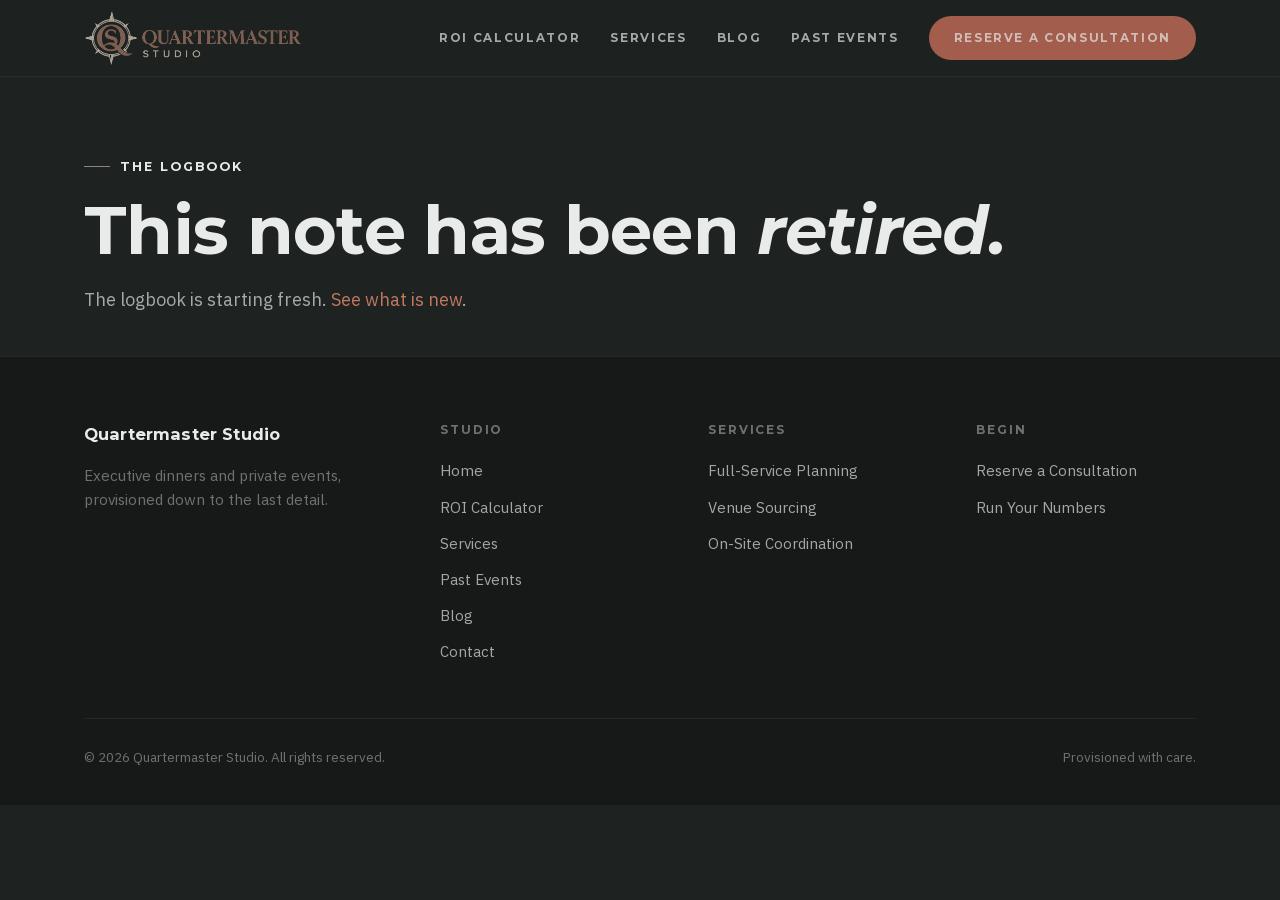
<file: blog/seating-chart-strategy/index.html>
<!DOCTYPE html>
<html lang="en">
<head>
<meta charset="UTF-8">
<meta name="viewport" content="width=device-width, initial-scale=1.0">
<title>Retired note - Quartermaster Studio</title>
<meta name="description" content="This blog note has been retired. The Quartermaster Studio logbook is starting fresh.">
<link rel="stylesheet" href="/assets/css/style.css?v=20260925q">
<link rel="icon" type="image/png" href="/assets/img/favicon.png?v=20260925k">
<link rel="apple-touch-icon" href="/assets/img/apple-touch-icon.png?v=20260925k">
</head>
<body>

<header class="site">
  <div class="wrap nav">
    <a class="brand" href="/" aria-label="Quartermaster Studio home">
      <img class="brand-lockup" src="/assets/img/logo-horizontal.png?v=20260925b" alt="Quartermaster Studio" width="217" height="54">
    </a>
    <nav class="nav-links" aria-label="Primary">
      <a href="/roi-calculator/">ROI Calculator</a>
      <a href="/services/">Services</a>
      <a href="/blog/">Blog</a>
      <a href="/past-events/">Past Events</a>
      <a href="/contact/" class="btn btn-primary nav-cta">Reserve a Consultation</a>
    </nav>
    <button class="nav-toggle" aria-label="Open menu" aria-expanded="false" aria-controls="mobileMenu">
      <svg viewBox="0 0 24 24" fill="none" stroke-width="2" stroke-linecap="round"><path d="M4 7h16M4 12h16M4 17h16"/></svg>
    </button>
  </div>
  <nav class="mobile-menu" id="mobileMenu" aria-label="Mobile">
    <a href="/roi-calculator/">ROI Calculator</a>
    <a href="/services/">Services</a>
    <a href="/blog/">Blog</a>
    <a href="/past-events/">Past Events</a>
    <a href="/contact/" class="btn btn-primary">Reserve a Consultation</a>
  </nav>
</header>


<main>
  <section class="page-head">
    <div class="wrap">
      <span class="kicker">The logbook</span>
      <h1>This note has been <em>retired.</em></h1>
      <p class="lede">The logbook is starting fresh. <a href="/blog/">See what is new</a>.</p>
    </div>
  </section>
</main>

<footer class="site">
  <div class="wrap">
    <div class="foot-grid">
      <div>
        <div class="foot-brand">Quartermaster Studio</div>
        <p style="font-size:0.95rem; max-width:34ch;">Executive dinners and private events, provisioned down to the last detail.</p>
      </div>
      <div>
        <h4>Studio</h4>
        <ul>
          <li><a href="/">Home</a></li>
          <li><a href="/roi-calculator/">ROI Calculator</a></li>
          <li><a href="/services/">Services</a></li>
          <li><a href="/past-events/">Past Events</a></li>
          <li><a href="/blog/">Blog</a></li>
          <li><a href="/contact/">Contact</a></li>
        </ul>
      </div>
      <div>
        <h4>Services</h4>
        <ul>
          <li><a href="/services/#planning">Full-Service Planning</a></li>
          <li><a href="/services/#venue">Venue Sourcing</a></li>
          <li><a href="/services/#onsite">On-Site Coordination</a></li>
        </ul>
      </div>
      <div>
        <h4>Begin</h4>
        <ul>
          <li><a href="/contact/">Reserve a Consultation</a></li>
          <li><a href="/roi-calculator/">Run Your Numbers</a></li>
        </ul>
      </div>
    </div>
    <div class="foot-bottom">
      <span>&copy; <span data-year>2026</span> Quartermaster Studio. All rights reserved.</span>
      <span>Provisioned with care.</span>
    </div>
  </div>
</footer>

<script src="/assets/js/main.js?v=20260924g" defer></script>
</body>
</html>
</file>
<file: assets/css/style.css>
/* ============================================================
   Quartermaster Studio - Coastal & Cedar (Brand Standards v1.0)
   The agency: Montserrat carries wordmark/labels/buttons,
   IBM Plex Sans carries every word a person reads.
   No Playfair, no Times, nothing like them: that typeface lives at The Wardroom only.
   ============================================================ */

@font-face {
  font-family: "Montserrat";
  font-style: normal;
  font-weight: 100 900;
  font-display: swap;
  src: url("/assets/fonts/montserrat-normal.woff2") format("woff2");
}
@font-face {
  font-family: "Montserrat";
  font-style: italic;
  font-weight: 100 900;
  font-display: swap;
  src: url("/assets/fonts/montserrat-italic.woff2") format("woff2");
}
@font-face {
  font-family: "IBM Plex Sans";
  font-style: normal;
  font-weight: 100 700;
  font-display: swap;
  src: url("/assets/fonts/plexsans-normal.woff2") format("woff2");
}
@font-face {
  font-family: "IBM Plex Sans";
  font-style: italic;
  font-weight: 100 700;
  font-display: swap;
  src: url("/assets/fonts/plexsans-italic.woff2") format("woff2");
}

:root {
  --forage: #1e2321;
  --forage-deep: #161918;
  --slate: #2f3331;
  --slate-soft: #3a403c;
  --cedar: #a35d4d;
  --cedar-light: #c2775f;
  --cedar-deep: #8f4e3f;
  --taupe: #8c857b;
  --cloud: #e8ebe9;
  --cloud-dim: rgba(232, 235, 233, 0.68);
  --cloud-faint: rgba(232, 235, 233, 0.42);
  --line: rgba(140, 133, 123, 0.24);
  --line-soft: rgba(140, 133, 123, 0.13);
  --font-display: "Montserrat", "IBM Plex Sans", system-ui, -apple-system, "Segoe UI", sans-serif;
  --font-body: "IBM Plex Sans", system-ui, -apple-system, "Segoe UI", sans-serif;
  --maxw: 1160px;
  --radius: 14px;
}

* { box-sizing: border-box; }
html { scroll-behavior: smooth; }
html, body { overflow-x: clip; max-width: 100vw; }
body {
  margin: 0;
  font-family: var(--font-body);
  font-weight: 400;
  font-size: 16px;
  line-height: 1.6;
  color: var(--cloud);
  background: var(--forage);
  -webkit-font-smoothing: antialiased;
}
::selection { background: var(--cedar); color: var(--cloud); }

h1, h2 {
  font-family: var(--font-display);
  font-weight: 700;
  line-height: 1.08;
  letter-spacing: -0.01em;
  color: var(--cloud);
  margin: 0 0 18px;
}
h1 { font-size: clamp(2.4rem, 5.4vw, 4.2rem); }
h2 { font-size: clamp(1.7rem, 3.4vw, 2.5rem); }
h3 {
  font-family: var(--font-body);
  font-weight: 600;
  font-size: 1.25rem;
  line-height: 1.3;
  color: var(--cloud);
  margin: 0 0 10px;
}
p { margin: 0 0 16px; color: var(--cloud-dim); }
a { color: var(--cedar-light); text-decoration: none; }
a:hover { text-decoration: underline; }
img, svg, iframe { max-width: 100%; }
img { display: block; }

.wrap { max-width: var(--maxw); margin: 0 auto; padding: 0 24px; }
.section { padding: 96px 0; border-top: 1px solid var(--line-soft); }
.section-head { max-width: 720px; margin-bottom: 48px; }
.section-head h2 { margin-top: 14px; }

.kicker {
  display: inline-flex;
  align-items: center;
  gap: 10px;
  font-family: var(--font-display);
  font-weight: 700;
  font-size: 0.78rem;
  letter-spacing: 0.16em;
  text-transform: uppercase;
  color: var(--cloud);
}
.kicker::before {
  content: "";
  width: 26px; height: 1px;
  background: var(--taupe);
  flex: none;
}
.lede { font-size: 1.12rem; line-height: 1.7; max-width: 66ch; }

/* ---------- buttons: Montserrat carries the agency ---------- */
.btn {
  display: inline-flex;
  align-items: center;
  justify-content: center;
  gap: 10px;
  font-family: var(--font-display);
  font-weight: 700;
  font-size: 0.86rem;
  letter-spacing: 0.08em;
  text-transform: uppercase;
  padding: 16px 30px;
  border-radius: 999px;
  border: 1px solid transparent;
  cursor: pointer;
  transition: transform 0.15s ease, background 0.15s ease, border-color 0.15s ease;
  text-decoration: none;
}
.btn:hover { text-decoration: none; transform: translateY(-1px); }
.btn-primary { background: var(--cedar); color: var(--cloud); }
.btn-primary:hover { background: var(--cedar-light); }
.btn-ghost { border-color: var(--line); color: var(--cloud); background: transparent; }
.btn-ghost:hover { border-color: var(--taupe); }

/* ---------- header ---------- */
header.site {
  position: sticky;
  top: 0;
  z-index: 50;
  background: rgba(30, 35, 33, 0.88);
  backdrop-filter: blur(12px);
  -webkit-backdrop-filter: blur(12px);
  border-bottom: 1px solid var(--line-soft);
}
.wrap.nav {
  display: flex;
  align-items: center;
  justify-content: space-between;
  height: 76px;
  gap: 20px;
}
.brand { display: inline-flex; align-items: center; gap: 13px; text-decoration: none; }
.brand:hover { text-decoration: none; }
.brand-logo { width: 42px; height: 42px; flex: none; }
.brand-logo svg { width: 100%; height: 100%; display: block; }
.brand-word {
  font-family: var(--font-display);
  font-weight: 700;
  font-size: 0.82rem;
  letter-spacing: 0.055em;
  line-height: 1.35;
  color: var(--cloud);
  text-transform: uppercase;
}
.brand-word span { display: block; }
.brand-lockup { display: block; height: 54px; width: auto; flex: none; }
.footer-brand .brand-lockup { height: 62px; }
.nav-links { display: flex; align-items: center; gap: 30px; }
.nav-links a {
  font-family: var(--font-display);
  font-weight: 700;
  font-size: 0.74rem;
  letter-spacing: 0.14em;
  text-transform: uppercase;
  color: var(--cloud-dim);
  text-decoration: none;
}
.nav-links a:hover { color: var(--cloud); }
.nav-links a.active { color: var(--cloud); }
.nav-cta { padding: 12px 24px; font-size: 0.76rem; }

.nav-toggle {
  display: none;
  align-items: center;
  justify-content: center;
  width: 44px; height: 44px;
  background: transparent;
  border: 1px solid var(--line);
  border-radius: 10px;
  cursor: pointer;
}
.nav-toggle svg { width: 20px; height: 20px; stroke: var(--cloud); }
.mobile-menu {
  display: none;
  position: absolute;
  top: 76px; left: 0; right: 0;
  background: var(--forage-deep);
  border-bottom: 1px solid var(--line);
  padding: 12px 24px 24px;
  z-index: 60;
}
.mobile-menu.open { display: block; }
.mobile-menu a {
  display: block;
  padding: 14px 4px;
  font-family: var(--font-display);
  font-weight: 700;
  font-size: 0.85rem;
  letter-spacing: 0.12em;
  text-transform: uppercase;
  color: var(--cloud);
  border-bottom: 1px solid var(--line-soft);
}
.mobile-menu a:last-of-type { border-bottom: none; }
.mobile-menu .btn { width: 100%; margin-top: 12px; display: flex; justify-content: center; padding: 16px 24px; }

/* ---------- hero ---------- */
.hero { padding: 72px 0 88px; position: relative; }
.hero-grid {
  display: grid;
  grid-template-columns: 1.05fr 0.95fr;
  gap: 64px;
  align-items: center;
}
.hero-copy .kicker { margin-bottom: 22px; }
.hero-copy h1 { margin-bottom: 24px; font-size: clamp(2.2rem, 4.5vw, 3.25rem); }
.hero-copy h1 .num { color: var(--cedar-light); }
.hero-cta { display: flex; gap: 14px; flex-wrap: wrap; margin-top: 32px; }
.hero-note {
  margin-top: 26px;
  font-size: 0.92rem;
  color: var(--cloud-faint);
  display: flex;
  align-items: center;
  gap: 10px;
}
.hero-note .dot { width: 8px; height: 8px; border-radius: 50%; background: var(--taupe); flex: none; }
.hero-visual { position: relative; }
.hero-visual .frame {
  border-radius: 18px;
  overflow: hidden;
  border: 1px solid var(--line);
}
.hero-visual img { width: 100%; height: 560px; object-fit: cover; }
.manifest-card {
  position: absolute;
  right: -18px;
  bottom: 36px;
  width: 300px;
  background: var(--slate);
  border: 1px solid var(--line);
  border-radius: var(--radius);
  padding: 22px;
  box-shadow: 0 24px 60px rgba(0, 0, 0, 0.45);
}
.manifest-card h3 {
  font-family: var(--font-display);
  font-size: 0.72rem;
  font-weight: 700;
  letter-spacing: 0.16em;
  text-transform: uppercase;
  color: var(--cloud-faint);
  margin-bottom: 14px;
}
.manifest-row {
  display: flex;
  justify-content: space-between;
  gap: 12px;
  padding: 9px 0;
  border-top: 1px solid var(--line-soft);
  font-size: 0.9rem;
}
.manifest-row:first-of-type { border-top: none; }
.m-label { color: var(--cloud-faint); }
.m-val { color: var(--cloud); font-weight: 500; font-variant-numeric: tabular-nums; text-align: right; }

/* ---------- services ---------- */
.cards3 { display: grid; grid-template-columns: repeat(3, 1fr); gap: 22px; }
.card {
  background: var(--slate);
  border: 1px solid var(--line-soft);
  border-radius: var(--radius);
  padding: 34px 30px;
  transition: transform 0.18s ease, border-color 0.18s ease;
}
.card:hover { transform: translateY(-3px); border-color: var(--line); }
.card .icon {
  width: 46px; height: 46px;
  border-radius: 12px;
  background: var(--slate-soft);
  border: 1px solid var(--line-soft);
  display: flex; align-items: center; justify-content: center;
  margin-bottom: 22px;
}
.card .icon svg { width: 24px; height: 24px; stroke: var(--cedar-light); }
.card h3 { font-size: 1.2rem; margin-bottom: 10px; }
.card p { font-size: 0.98rem; margin: 0; }

/* ---------- split / precision ---------- */
.split {
  display: grid;
  grid-template-columns: 1fr 1fr;
  gap: 72px;
  align-items: center;
}
.split .frame {
  border-radius: 18px;
  overflow: hidden;
  border: 1px solid var(--line);
}
.split .frame img { width: 100%; height: 480px; object-fit: cover; }
.checklist { list-style: none; margin: 28px 0 0; padding: 0; }
.checklist li {
  display: flex; gap: 14px;
  padding: 15px 0;
  border-top: 1px solid var(--line-soft);
  color: var(--cloud-dim);
  font-size: 1rem;
}
.checklist li:last-child { border-bottom: 1px solid var(--line-soft); }
.checklist .tick {
  flex: none;
  width: 24px; height: 24px;
  border-radius: 50%;
  border: 1px solid var(--taupe);
  color: var(--cedar-light);
  display: flex; align-items: center; justify-content: center;
  font-size: 0.8rem;
  margin-top: 2px;
}
.proof-line {
  margin-top: 26px;
  padding-top: 22px;
  border-top: 1px solid var(--line-soft);
  font-size: 0.92rem;
  color: var(--cloud-faint);
}
.proof-line strong { color: var(--cloud-dim); font-weight: 600; }

/* ---------- stats ---------- */
.stats {
  display: grid;
  grid-template-columns: repeat(auto-fit, minmax(180px, 1fr));
  gap: 0;
  border-top: 1px solid var(--line-soft);
  border-bottom: 1px solid var(--line-soft);
}
.stat { padding: 34px 28px; border-left: 1px solid var(--line-soft); }
.stat:first-child { border-left: none; padding-left: 0; }
.stat-num {
  font-family: var(--font-display);
  font-weight: 700;
  font-size: 2.6rem;
  line-height: 1;
  color: var(--cloud);
  font-variant-numeric: tabular-nums;
  margin-bottom: 10px;
}
.stat-label { font-size: 0.9rem; color: var(--cloud-faint); }
/* vertical stack variant: number over caption, continuous divider */
.stats-stack { display: flex; flex-direction: column; }
.stats-stack .stat { margin: 0; padding: 24px 0 24px 30px; }
.stats-stack .stat:first-child { padding-top: 0; }
.stats-stack .stat:last-child { padding-bottom: 0; }

/* ---------- calculator teaser ---------- */
.calc-teaser {
  background: var(--slate);
  border: 1px solid var(--line-soft);
  border-radius: 20px;
  padding: 60px;
  display: grid;
  grid-template-columns: 1.1fr 0.9fr;
  gap: 56px;
  align-items: center;
  position: relative;
  overflow: hidden;
}
.calc-teaser::after {
  content: "";
  position: absolute;
  right: -90px; top: -90px;
  width: 340px; height: 340px;
  border: 1px solid var(--line);
  border-radius: 50%;
  pointer-events: none;
}
.calc-teaser::before {
  content: "";
  position: absolute;
  right: -40px; top: -40px;
  width: 240px; height: 240px;
  border: 1px solid var(--line-soft);
  border-radius: 50%;
  pointer-events: none;
}
.calc-teaser h2 { margin-top: 14px; }
.calc-figure {
  background: var(--forage-deep);
  border: 1px solid var(--line-soft);
  border-radius: 16px;
  padding: 30px;
  position: relative;
  z-index: 1;
}
.calc-num {
  font-family: var(--font-display);
  font-weight: 700;
  font-size: 2.2rem;
  color: var(--cedar-light);
  font-variant-numeric: tabular-nums;
  margin-bottom: 18px;
}
.calc-rows { margin-bottom: 24px; }
.calc-row {
  display: flex;
  justify-content: space-between;
  gap: 12px;
  padding: 10px 0;
  border-top: 1px solid var(--line-soft);
  font-size: 0.92rem;
  color: var(--cloud-dim);
}
.calc-row span:last-child { font-variant-numeric: tabular-nums; color: var(--cloud); font-weight: 500; }

/* ---------- cta band ---------- */
.cta-band {
  background: var(--forage-deep);
  border-top: 1px solid var(--line-soft);
  border-bottom: 1px solid var(--line-soft);
  text-align: center;
  padding: 96px 0;
}
.cta-band h2 { max-width: 640px; margin: 14px auto 18px; }
.cta-band p { max-width: 560px; margin: 0 auto 34px; }
.cta-band .kicker { justify-content: center; }

/* ---------- footer ---------- */
footer.site {
  background: var(--forage-deep);
  border-top: 1px solid var(--line-soft);
  padding: 64px 0 36px;
}
.footer-grid {
  display: grid;
  grid-template-columns: 1.4fr 1fr 1fr;
  gap: 48px;
  margin-bottom: 48px;
}
.footer-brand p { font-size: 0.92rem; max-width: 36ch; }
.footer-links h4 {
  font-family: var(--font-display);
  font-size: 0.74rem;
  font-weight: 700;
  letter-spacing: 0.16em;
  text-transform: uppercase;
  color: var(--cloud-faint);
  margin: 0 0 18px;
}
.footer-links a {
  display: block;
  color: var(--cloud-dim);
  font-size: 0.94rem;
  padding: 6px 0;
}
.footer-links a:hover { color: var(--cloud); }
.footer-note {
  border-top: 1px solid var(--line-soft);
  padding-top: 28px;
  display: flex;
  justify-content: space-between;
  gap: 16px;
  flex-wrap: wrap;
  font-size: 0.85rem;
  color: var(--cloud-faint);
}

/* ---------- forms ---------- */
.contact-grid {
  display: grid;
  grid-template-columns: 1.1fr 0.9fr;
  gap: 48px;
  align-items: start;
}
.form-card, .brief-card {
  background: var(--slate);
  border: 1px solid var(--line-soft);
  border-radius: var(--radius);
  padding: 38px;
}
.field { margin-bottom: 22px; }
.field label {
  display: block;
  font-family: var(--font-display);
  font-weight: 700;
  font-size: 0.74rem;
  letter-spacing: 0.14em;
  text-transform: uppercase;
  color: var(--cloud-dim);
  margin-bottom: 10px;
}
.field input, .field select, .field textarea {
  width: 100%;
  background: var(--forage-deep);
  border: 1px solid var(--line);
  border-radius: 10px;
  color: var(--cloud);
  font-family: var(--font-body);
  font-size: 1rem;
  padding: 14px 16px;
  transition: border-color 0.15s ease;
}
.field input:focus, .field select:focus, .field textarea:focus {
  outline: none;
  border-color: var(--cedar-light);
  box-shadow: 0 0 0 3px rgba(194, 119, 95, 0.18);
}
.field textarea { min-height: 130px; resize: vertical; }
.form-error {
  color: var(--cedar-light);
  font-size: 0.92rem;
  font-weight: 500;
  margin: 0 0 16px;
}
.field input::placeholder, .field textarea::placeholder { color: var(--cloud-faint); }
.brief-card h3 {
  font-family: var(--font-display);
  font-size: 0.78rem;
  font-weight: 700;
  letter-spacing: 0.16em;
  text-transform: uppercase;
  color: var(--cloud-faint);
  margin-bottom: 18px;
}
.contact-alt {
  margin-top: 28px;
  font-size: 0.94rem;
  color: var(--cloud-faint);
}
.empty-note { color: var(--cloud-faint); font-style: italic; }

/* ---------- roi calculator ---------- */
.calc-shell { max-width: 980px; margin: 0 auto; }
.calc-grid {
  display: grid;
  grid-template-columns: 1fr 1fr;
  gap: 24px;
  margin: 40px 0;
}
.calc-card {
  background: var(--slate);
  border: 1px solid var(--line-soft);
  border-radius: var(--radius);
  padding: 32px;
}
.calc-card h3 {
  font-family: var(--font-display);
  font-size: 0.78rem;
  font-weight: 700;
  letter-spacing: 0.16em;
  text-transform: uppercase;
  color: var(--cloud-faint);
  margin-bottom: 22px;
}
.seg { display: flex; gap: 8px; flex-wrap: wrap; margin-bottom: 26px; }
.seg-btn {
  flex: 1 1 auto;
  font-family: var(--font-display);
  font-weight: 700;
  font-size: 0.76rem;
  letter-spacing: 0.06em;
  padding: 12px 14px;
  border-radius: 10px;
  border: 1px solid var(--line);
  background: transparent;
  color: var(--cloud-dim);
  cursor: pointer;
  transition: all 0.15s ease;
}
.seg-btn.active { background: var(--cedar); border-color: var(--cedar); color: var(--cloud); }
.calc-field { margin-bottom: 22px; }
.calc-field label {
  display: flex; justify-content: space-between;
  font-size: 0.92rem; color: var(--cloud-dim);
  margin-bottom: 10px;
}
.range-val { font-variant-numeric: tabular-nums; color: var(--cloud); font-weight: 600; }
input[type="range"] {
  width: 100%;
  accent-color: var(--cedar);
  height: 28px;
  background: transparent;
  cursor: pointer;
}
.calc-output {
  background: var(--forage-deep);
  border: 1px solid var(--line);
  border-radius: var(--radius);
  padding: 36px;
  margin-top: 8px;
}
.big-num {
  font-family: var(--font-display);
  font-weight: 700;
  font-size: clamp(2.2rem, 5vw, 3.4rem);
  color: var(--cedar-light);
  font-variant-numeric: tabular-nums;
  line-height: 1.1;
  margin: 6px 0 20px;
}
.copy-row { display: flex; gap: 12px; flex-wrap: wrap; margin-top: 26px; }

/* ---------- tables ---------- */
.table-scroll {
  max-width: 100%;
  overflow-x: auto;
  border: 1px solid var(--line-soft);
  border-radius: var(--radius);
  background: var(--slate);
}
table.qmtable { width: 100%; border-collapse: collapse; font-size: 0.92rem; min-width: 560px; }
table.qmtable th, table.qmtable td {
  text-align: left;
  padding: 13px 18px;
  border-bottom: 1px solid var(--line-soft);
  white-space: nowrap;
  color: var(--cloud-dim);
}
table.qmtable th {
  font-family: var(--font-display);
  font-weight: 700;
  font-size: 0.72rem;
  letter-spacing: 0.14em;
  text-transform: uppercase;
  color: var(--cloud-faint);
}
table.qmtable tr:last-child th, table.qmtable tr:last-child td { border-bottom: none; }
table.qmtable td:last-child, table.qmtable th:last-child { text-align: right; color: var(--cloud); font-variant-numeric: tabular-nums; }

/* ---------- code / pre ---------- */
pre {
  max-width: 100%;
  overflow-x: auto;
  white-space: pre-wrap;
  word-wrap: break-word;
  font-size: 0.85rem;
  font-family: ui-monospace, "SF Mono", Menlo, Consolas, monospace;
  background: var(--forage-deep);
  border: 1px solid var(--line-soft);
  border-radius: 10px;
  padding: 20px;
  color: var(--cloud-dim);
  line-height: 1.65;
}

/* ---------- blog / events ---------- */
.post-grid { display: grid; grid-template-columns: repeat(3, 1fr); gap: 22px; }
.post-card {
  background: var(--slate);
  border: 1px solid var(--line-soft);
  border-radius: var(--radius);
  overflow: hidden;
  transition: transform 0.18s ease, border-color 0.18s ease;
  text-decoration: none;
  display: block;
}
.post-card:hover { transform: translateY(-3px); border-color: var(--line); text-decoration: none; }
.post-card .thumb { height: 200px; overflow: hidden; background: var(--slate-soft); }
.post-card .thumb img { width: 100%; height: 100%; object-fit: cover; }
.post-card .body { padding: 26px; }
.post-meta {
  font-family: var(--font-display);
  font-size: 0.7rem;
  font-weight: 700;
  letter-spacing: 0.14em;
  text-transform: uppercase;
  color: var(--cloud-faint);
  margin-bottom: 12px;
}
.post-card h3 { font-size: 1.15rem; }
.post-card p { font-size: 0.94rem; margin: 0; }
.empty-state {
  text-align: center;
  padding: 80px 24px;
  border: 1px dashed var(--line);
  border-radius: var(--radius);
  color: var(--cloud-faint);
}
.empty-state h3 { color: var(--cloud-dim); }

/* ---------- prose (generated posts) ---------- */
.post-hero { max-width: 880px; margin: 0 auto 48px; }
.post-hero img { width: 100%; border-radius: 18px; border: 1px solid var(--line); }
.prose { max-width: 700px; margin: 0 auto; font-size: 1.12rem; line-height: 1.85; }
.prose h2 { margin-top: 48px; }
.prose .caption { font-size: 0.88rem; color: var(--cloud-faint); margin-top: 12px; }
.caption { font-size: 0.88rem; color: var(--cloud-faint); }

/* ---------- portal ---------- */
.portal-shell { max-width: 1080px; margin: 0 auto; }
.tabs { display: flex; gap: 8px; margin: 36px 0 28px; flex-wrap: wrap; }
.tab {
  font-family: var(--font-display);
  font-weight: 700;
  font-size: 0.78rem;
  letter-spacing: 0.1em;
  text-transform: uppercase;
  padding: 12px 22px;
  border-radius: 999px;
  border: 1px solid var(--line);
  background: transparent;
  color: var(--cloud-dim);
  cursor: pointer;
}
.tab.active { background: var(--cloud); border-color: var(--cloud); color: var(--forage); }
.portal-grid { display: grid; grid-template-columns: 1fr 1fr; gap: 24px; align-items: start; }
.portal-card {
  background: var(--slate);
  border: 1px solid var(--line-soft);
  border-radius: var(--radius);
  padding: 32px;
}
.portal-card h3 {
  font-family: var(--font-display);
  font-size: 0.78rem;
  font-weight: 700;
  letter-spacing: 0.16em;
  text-transform: uppercase;
  color: var(--cloud-faint);
  margin-bottom: 20px;
}
.code-preview { margin-top: 18px; }
.preview-frame {
  width: 100%;
  min-height: 320px;
  border: 1px solid var(--line-soft);
  border-radius: 10px;
  background: var(--cloud);
}
.img-picks { display: flex; gap: 10px; flex-wrap: wrap; margin-top: 12px; }
.img-picks button {
  border: 1px solid var(--line);
  border-radius: 10px;
  overflow: hidden;
  padding: 0;
  cursor: pointer;
  width: 88px;
  height: 64px;
  background: var(--forage-deep);
}
.img-picks button img { width: 100%; height: 100%; object-fit: cover; }
.img-picks button.picked { border-color: var(--cedar-light); box-shadow: 0 0 0 2px rgba(194, 119, 95, 0.4); }

/* ---------- inbox ---------- */
.inbox-list { display: grid; gap: 16px; }
.inbox-card {
  background: var(--slate);
  border: 1px solid var(--line-soft);
  border-radius: var(--radius);
  padding: 26px;
}
.inbox-head {
  display: flex;
  justify-content: space-between;
  align-items: baseline;
  gap: 12px;
  flex-wrap: wrap;
  margin-bottom: 12px;
}
.inbox-head strong { color: var(--cloud); font-size: 1.05rem; }
.inbox-head time { font-size: 0.85rem; color: var(--cloud-faint); font-variant-numeric: tabular-nums; }
.inbox-card dl {
  display: grid;
  grid-template-columns: 130px 1fr;
  gap: 6px 14px;
  margin: 0 0 16px;
  font-size: 0.92rem;
}
.inbox-card dt { color: var(--cloud-faint); }
.inbox-card dd { margin: 0; color: var(--cloud-dim); }
.inbox-actions { display: flex; gap: 10px; flex-wrap: wrap; }
.pill {
  display: inline-block;
  font-family: var(--font-display);
  font-size: 0.68rem;
  font-weight: 700;
  letter-spacing: 0.12em;
  text-transform: uppercase;
  padding: 5px 12px;
  border-radius: 999px;
  border: 1px solid var(--line);
  color: var(--cloud-dim);
}
.count-badge {
  display: inline-flex;
  align-items: center;
  justify-content: center;
  min-width: 26px; height: 26px;
  padding: 0 8px;
  border-radius: 999px;
  background: var(--cedar);
  color: var(--cloud);
  font-family: var(--font-display);
  font-weight: 700;
  font-size: 0.75rem;
}

/* ---------- responsive ---------- */
@media (max-width: 960px) {
  .hero-grid { grid-template-columns: 1fr; gap: 48px; }
  .hero-visual img { height: 420px; }
  .manifest-card { right: 16px; }
  .split { grid-template-columns: 1fr; gap: 48px; }
  .cards3 { grid-template-columns: 1fr; }
  .post-grid { grid-template-columns: 1fr; }
  .calc-teaser { grid-template-columns: 1fr; padding: 44px 32px; }
  .contact-grid { grid-template-columns: 1fr; }
  .calc-grid { grid-template-columns: 1fr; }
  .portal-grid { grid-template-columns: 1fr; }
  .stats { grid-template-columns: 1fr 1fr; }
  .stat { padding: 26px 20px; }
  .stat:nth-child(3) { border-left: none; padding-left: 0; }
  .footer-grid { grid-template-columns: 1fr 1fr; }
}
@media (max-width: 640px) {
  .section { padding: 64px 0; }
  .nav-links { display: none; }
  .nav-toggle { display: inline-flex; }
  .brand-lockup { height: 40px; }
  .hero-copy h1 { font-size: 2.7rem; }
  .hero { padding: 48px 0 64px; }
  .hero-visual img { height: 340px; }
  .manifest-card { position: static; width: 100%; margin-top: 16px; }
  .hero-cta .btn { flex: 1 1 100%; }
  .stats { grid-template-columns: 1fr; }
  .stat { border-left: none; padding-left: 0; border-top: 1px solid var(--line-soft); }
  .stat:first-child { border-top: none; }
  .calc-teaser { padding: 36px 24px; }
  .form-card, .brief-card, .portal-card { padding: 26px 22px; }
  .footer-grid { grid-template-columns: 1fr; gap: 32px; }
  .inbox-card dl { grid-template-columns: 1fr; }
  .brand-word { font-size: 0.74rem; }
}

/* ============================================================
   Legacy bridge: older page templates restyled in the brand.
   New pages should use the canonical classes above.
   ============================================================ */

/* page section wrapper (older templates) */
.block { padding: 96px 0; }
.block.ink { background: var(--slate); border-top: 1px solid var(--line-soft); border-bottom: 1px solid var(--line-soft); }
.block.tint { background: var(--slate); }

/* brass button alias -> cedar */
.btn-brass {
  background: var(--cedar);
  color: var(--cloud);
  border-color: var(--cedar);
}
.btn-brass:hover { background: var(--cedar-deep); border-color: var(--cedar-deep); color: var(--cloud); }

/* reveal (scroll animation hook; visible by default) */
.reveal { opacity: 1; transform: none; }
.reveal.in { opacity: 1; transform: none; }

/* page header (older templates) */
.page-head { padding: 72px 0 24px; }
.page-head .kicker { margin-bottom: 18px; }

/* card number label */
.no {
  font-family: var(--font-display);
  font-weight: 700;
  font-size: 0.72rem;
  letter-spacing: 0.16em;
  text-transform: uppercase;
  color: var(--cedar-light);
  margin-bottom: 16px;
}

/* old footer structure */
.foot-grid {
  display: grid;
  grid-template-columns: 1.4fr 1fr 1fr 1fr;
  gap: 48px;
  margin-bottom: 48px;
}
.foot-brand {
  font-family: var(--font-display);
  font-weight: 700;
  font-size: 1.02rem;
  letter-spacing: 0.01em;
  color: var(--cloud);
  margin-bottom: 16px;
}
.foot-grid h4 {
  font-family: var(--font-display);
  font-size: 0.74rem;
  font-weight: 700;
  letter-spacing: 0.16em;
  text-transform: uppercase;
  color: var(--cloud-faint);
  margin: 0 0 14px;
}
.foot-grid ul { list-style: none; margin: 0; padding: 0; }
.foot-grid li a {
  display: block;
  color: var(--cloud-dim);
  font-size: 0.94rem;
  padding: 6px 0;
}
.foot-grid li a:hover { color: var(--cloud); }
.foot-grid p { font-size: 0.92rem; color: var(--cloud-faint); max-width: 36ch; }
.foot-bottom {
  border-top: 1px solid var(--line-soft);
  padding-top: 28px;
  display: flex;
  justify-content: space-between;
  gap: 16px;
  flex-wrap: wrap;
  font-size: 0.85rem;
  color: var(--cloud-faint);
}

/* form helpers */
.hint { font-size: 0.88rem; color: var(--cloud-faint); margin-top: 8px; }
.field-row { display: grid; grid-template-columns: 1fr 1fr; gap: 18px; }

/* listing card link + excerpt (portal-generated) */
.card-link {
  display: inline-block;
  font-family: var(--font-display);
  font-weight: 700;
  font-size: 0.9rem;
  color: var(--cedar-light);
  margin-top: 14px;
}
.card-link:hover { color: var(--cloud); }
.excerpt { font-size: 0.94rem; color: var(--cloud-dim); }

/* event grid (past-events index) */
.event-grid { display: grid; grid-template-columns: repeat(3, 1fr); gap: 22px; }

/* process manifest (older homepage template) */
.manifest { border-top: 1px solid var(--line-soft); margin-top: 40px; }
.manifest .manifest-row {
  display: grid;
  grid-template-columns: 64px 200px 1fr auto;
  gap: 24px;
  align-items: baseline;
  padding: 28px 0;
  border-bottom: 1px solid var(--line-soft);
}
.m-no {
  font-family: var(--font-display);
  font-weight: 700;
  font-size: 1.3rem;
  color: var(--cedar-light);
}
.m-title { font-family: var(--font-display); font-weight: 700; font-size: 1.05rem; color: var(--cloud); }
.m-desc { color: var(--cloud-dim); font-size: 0.98rem; margin: 0; }
.m-tag {
  font-family: var(--font-display);
  font-size: 0.7rem;
  font-weight: 700;
  letter-spacing: 0.14em;
  text-transform: uppercase;
  color: var(--cloud-faint);
  border: 1px solid var(--line);
  border-radius: 999px;
  padding: 6px 14px;
  white-space: nowrap;
}

/* portal components (older template) */
.portal-tabs { display: flex; gap: 8px; margin: 36px 0 28px; flex-wrap: wrap; }
.portal-tab {
  font-family: var(--font-display);
  font-weight: 700;
  font-size: 0.78rem;
  letter-spacing: 0.1em;
  text-transform: uppercase;
  padding: 12px 22px;
  border-radius: 999px;
  border: 1px solid var(--line);
  background: transparent;
  color: var(--cloud-dim);
  cursor: pointer;
}
.portal-tab.active { background: var(--cloud); border-color: var(--cloud); color: var(--forage); }
.portal-panel { display: none; }
.portal-panel.active { display: block; }
.portal-howto {
  background: var(--slate);
  border: 1px solid var(--line-soft);
  border-radius: var(--radius);
  padding: 26px 30px;
  margin-bottom: 24px;
  font-size: 0.95rem;
  color: var(--cloud-dim);
}
.portal-note { font-size: 0.88rem; color: var(--cloud-faint); margin-top: 14px; }
.portal-actions { display: flex; gap: 12px; flex-wrap: wrap; margin-top: 22px; }
.portal-output { margin-top: 18px; }
.portal-side .portal-card { position: sticky; top: 96px; }

/* bridge responsive */
@media (max-width: 960px) {
  .event-grid { grid-template-columns: 1fr; }
  .manifest .manifest-row { grid-template-columns: 48px 1fr; }
  .manifest .manifest-row .m-desc { grid-column: 2; }
  .manifest .manifest-row .m-tag { grid-column: 2; justify-self: start; }
  .foot-grid { grid-template-columns: 1fr 1fr; }
}
@media (max-width: 640px) {
  .block { padding: 64px 0; }
  .foot-grid { grid-template-columns: 1fr; gap: 32px; }
  .field-row { grid-template-columns: 1fr; }
  .portal-side .portal-card { position: static; }
}

/* alternate section band */
.section-alt { background: var(--slate); border-top: 1px solid var(--line-soft); border-bottom: 1px solid var(--line-soft); }
.card-num {
  font-family: var(--font-display);
  font-weight: 700;
  font-size: 0.72rem;
  letter-spacing: 0.16em;
  text-transform: uppercase;
  color: var(--cedar-light);
  margin-bottom: 16px;
}
</file>
